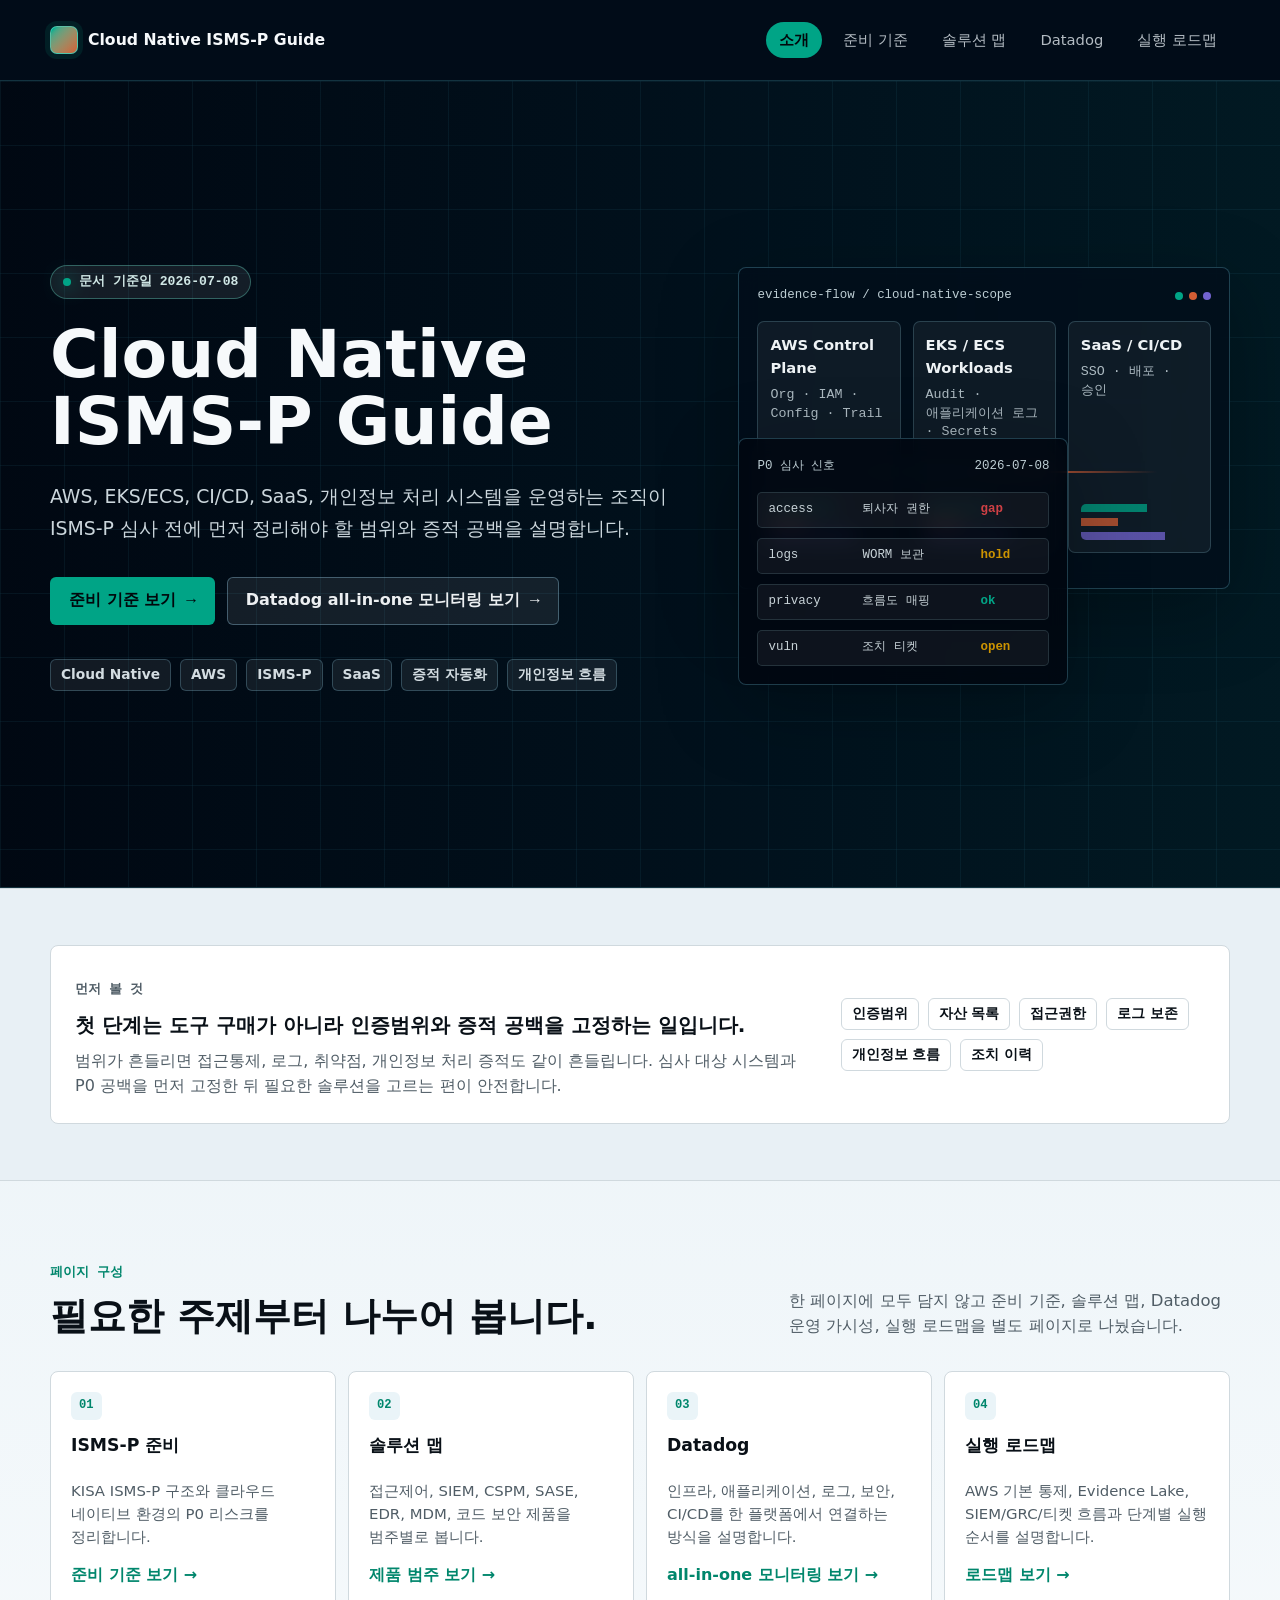
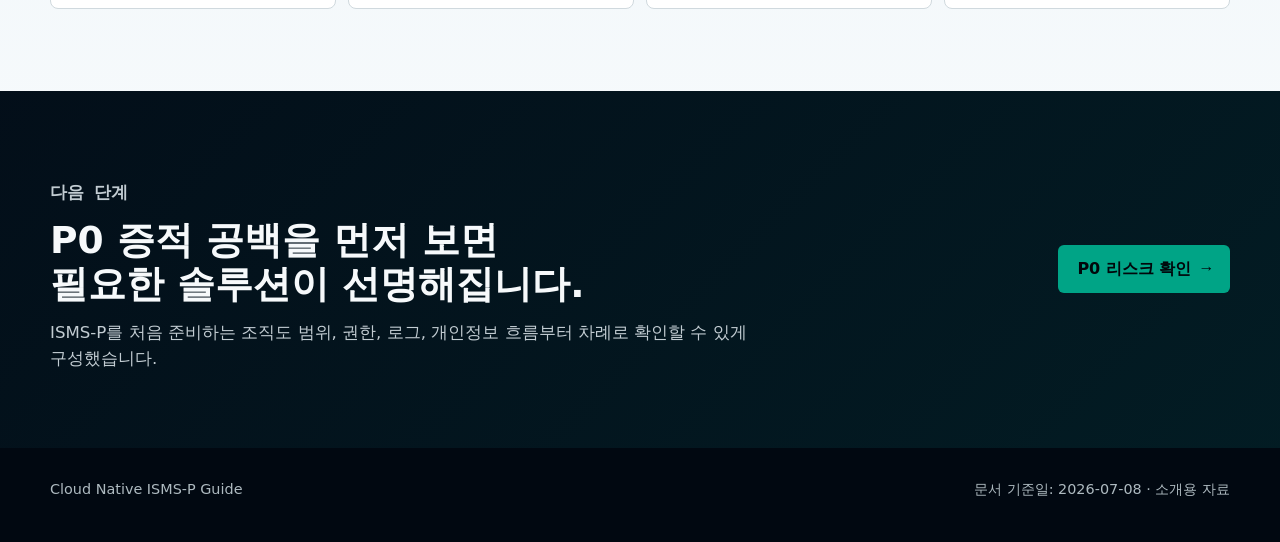
<file: index.html>
<!doctype html>
<html lang="ko">
<head>
  <meta charset="utf-8">
  <meta name="viewport" content="width=device-width, initial-scale=1">
  <title>Cloud Native ISMS-P Guide</title>
  <meta name="description" content="클라우드 네이티브 환경에서 ISMS-P 준비 범위, P0 증적 공백, 솔루션 맵, Datadog 운영 가시성을 설명하는 소개 페이지">
  <link rel="stylesheet" href="styles.css">
</head>
<body>
  <header class="site-header">
    <div class="container topbar" aria-label="상단 내비게이션">
      <a class="brand" href="index.html" aria-label="Cloud Native ISMS-P Guide 홈">
        <span class="brand-mark" aria-hidden="true"></span>
        <span>Cloud Native ISMS-P Guide</span>
      </a>
      <nav class="nav" aria-label="주요 페이지">
        <a href="index.html" aria-current="page">소개</a>
        <a href="readiness.html">준비 기준</a>
        <a href="solutions.html">솔루션 맵</a>
        <a href="datadog.html">Datadog</a>
        <a href="roadmap.html">실행 로드맵</a>
      </nav>
    </div>
  </header>

  <main class="page">
    <section class="hero" aria-labelledby="home-title">
      <div class="container hero-stage">
        <div class="hero-copy">
          <p class="kicker">문서 기준일 2026-07-08</p>
          <h1 id="home-title">Cloud Native ISMS-P Guide</h1>
          <p class="hero-lede">
            AWS, EKS/ECS, CI/CD, SaaS, 개인정보 처리 시스템을 운영하는 조직이 ISMS-P 심사 전에 먼저 정리해야 할 범위와 증적 공백을 설명합니다.
          </p>
          <div class="hero-actions" aria-label="주요 이동">
            <a class="button primary" href="readiness.html">준비 기준 보기 <span class="arrow">→</span></a>
            <a class="button secondary" href="datadog.html">Datadog all-in-one 모니터링 보기 <span class="arrow">→</span></a>
          </div>
          <div class="hero-tags" aria-label="핵심 키워드">
            <span>Cloud Native</span>
            <span>AWS</span>
            <span>ISMS-P</span>
            <span>SaaS</span>
            <span>증적 자동화</span>
            <span>개인정보 흐름</span>
          </div>
        </div>

        <div class="console-scene" aria-hidden="true">
          <div class="console-window primary">
            <div class="window-head">
              <span>evidence-flow / cloud-native-scope</span>
              <span class="window-dots"><span></span><span></span><span></span></span>
            </div>
            <div class="flow-board">
              <div class="flow-card">
                <strong>AWS Control Plane</strong>
                <small>Org · IAM · Config · Trail</small>
              </div>
              <div class="flow-card">
                <strong>EKS / ECS Workloads</strong>
                <small>Audit · 애플리케이션 로그 · Secrets</small>
              </div>
              <div class="flow-card">
                <strong>SaaS / CI/CD</strong>
                <small>SSO · 배포 · 승인</small>
              </div>
              <span class="pulse-line"></span>
            </div>
          </div>
          <div class="console-window side">
            <div class="window-head">
              <span>P0 심사 신호</span>
              <span>2026-07-08</span>
            </div>
            <div class="audit-list">
              <div class="audit-row"><span>access</span><span>퇴사자 권한</span><b class="status risk">gap</b></div>
              <div class="audit-row"><span>logs</span><span>WORM 보관</span><b class="status warn">hold</b></div>
              <div class="audit-row"><span>privacy</span><span>흐름도 매핑</span><b class="status">ok</b></div>
              <div class="audit-row"><span>vuln</span><span>조치 티켓</span><b class="status warn">open</b></div>
            </div>
          </div>
        </div>
      </div>
    </section>

    <section class="note-band section-compact" aria-labelledby="start-title">
      <div class="container">
        <div class="note-panel">
          <div>
            <p class="eyebrow">먼저 볼 것</p>
            <strong id="start-title">첫 단계는 도구 구매가 아니라 인증범위와 증적 공백을 고정하는 일입니다.</strong>
            <p>범위가 흔들리면 접근통제, 로그, 취약점, 개인정보 처리 증적도 같이 흔들립니다. 심사 대상 시스템과 P0 공백을 먼저 고정한 뒤 필요한 솔루션을 고르는 편이 안전합니다.</p>
          </div>
          <div class="chip-grid" aria-label="첫 점검 항목">
            <span class="chip">인증범위</span>
            <span class="chip">자산 목록</span>
            <span class="chip">접근권한</span>
            <span class="chip">로그 보존</span>
            <span class="chip">개인정보 흐름</span>
            <span class="chip">조치 이력</span>
          </div>
        </div>
      </div>
    </section>

    <section aria-labelledby="gateway-title">
      <div class="container">
        <div class="section-head">
          <div>
            <p class="eyebrow">페이지 구성</p>
            <h2 id="gateway-title">필요한 주제부터 나누어 봅니다.</h2>
          </div>
          <p class="section-copy">
            한 페이지에 모두 담지 않고 준비 기준, 솔루션 맵, Datadog 운영 가시성, 실행 로드맵을 별도 페이지로 나눴습니다.
          </p>
        </div>

        <div class="gateway-grid">
          <a class="gateway-card" href="readiness.html">
            <b>01</b>
            <h3>ISMS-P 준비</h3>
            <p>KISA ISMS-P 구조와 클라우드 네이티브 환경의 P0 리스크를 정리합니다.</p>
            <span class="link">준비 기준 보기 →</span>
          </a>
          <a class="gateway-card" href="solutions.html">
            <b>02</b>
            <h3>솔루션 맵</h3>
            <p>접근제어, SIEM, CSPM, SASE, EDR, MDM, 코드 보안 제품을 범주별로 봅니다.</p>
            <span class="link">제품 범주 보기 →</span>
          </a>
          <a class="gateway-card" href="datadog.html">
            <b>03</b>
            <h3>Datadog</h3>
            <p>인프라, 애플리케이션, 로그, 보안, CI/CD를 한 플랫폼에서 연결하는 방식을 설명합니다.</p>
            <span class="link">all-in-one 모니터링 보기 →</span>
          </a>
          <a class="gateway-card" href="roadmap.html">
            <b>04</b>
            <h3>실행 로드맵</h3>
            <p>AWS 기본 통제, Evidence Lake, SIEM/GRC/티켓 흐름과 단계별 실행 순서를 설명합니다.</p>
            <span class="link">로드맵 보기 →</span>
          </a>
        </div>
      </div>
    </section>

    <section class="final-cta" aria-labelledby="home-final-title">
      <div class="container cta-panel">
        <div>
          <p class="eyebrow">다음 단계</p>
          <h2 id="home-final-title">P0 증적 공백을 먼저 보면 필요한 솔루션이 선명해집니다.</h2>
          <p>ISMS-P를 처음 준비하는 조직도 범위, 권한, 로그, 개인정보 흐름부터 차례로 확인할 수 있게 구성했습니다.</p>
        </div>
        <a class="button primary" href="readiness.html">P0 리스크 확인 <span class="arrow">→</span></a>
      </div>
    </section>
  </main>

  <footer class="footer">
    <div class="container footer-inner">
      <span>Cloud Native ISMS-P Guide</span>
      <span>문서 기준일: 2026-07-08 · 소개용 자료</span>
    </div>
  </footer>
</body>
</html>
</file>
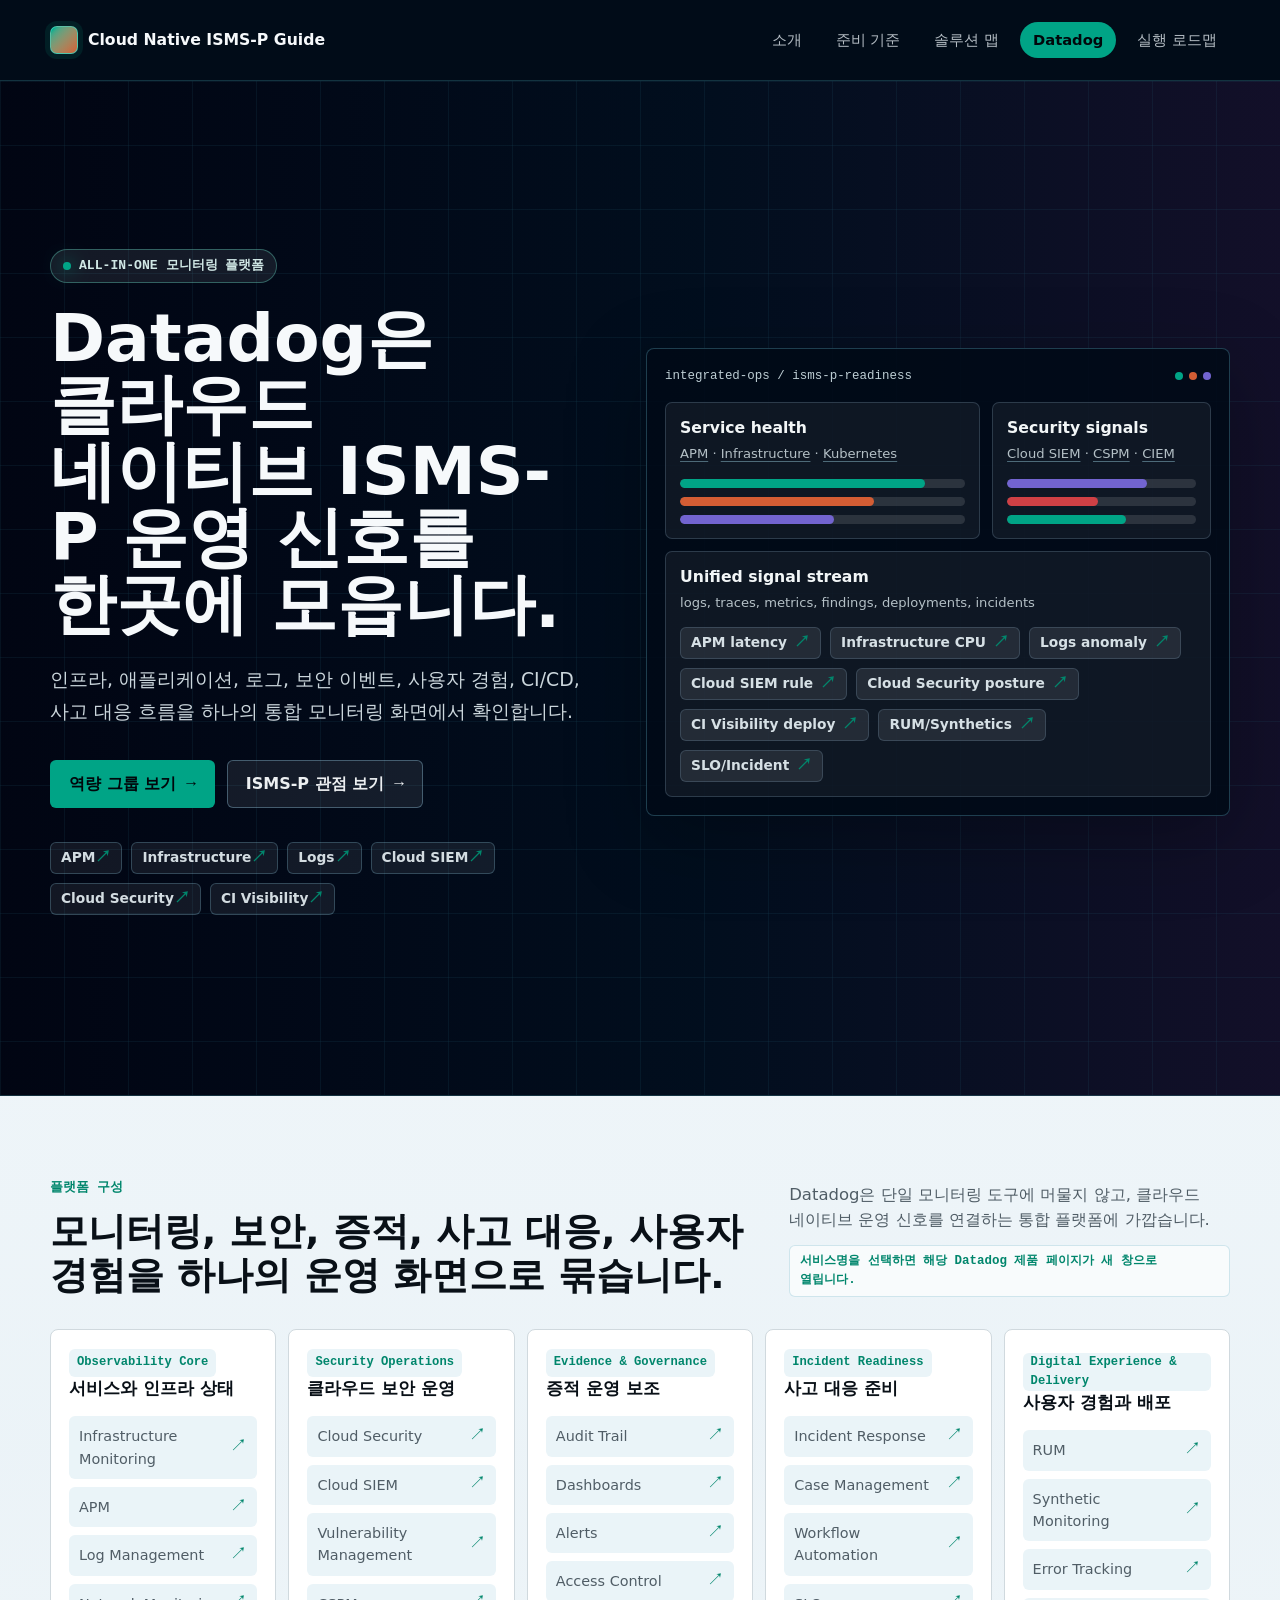
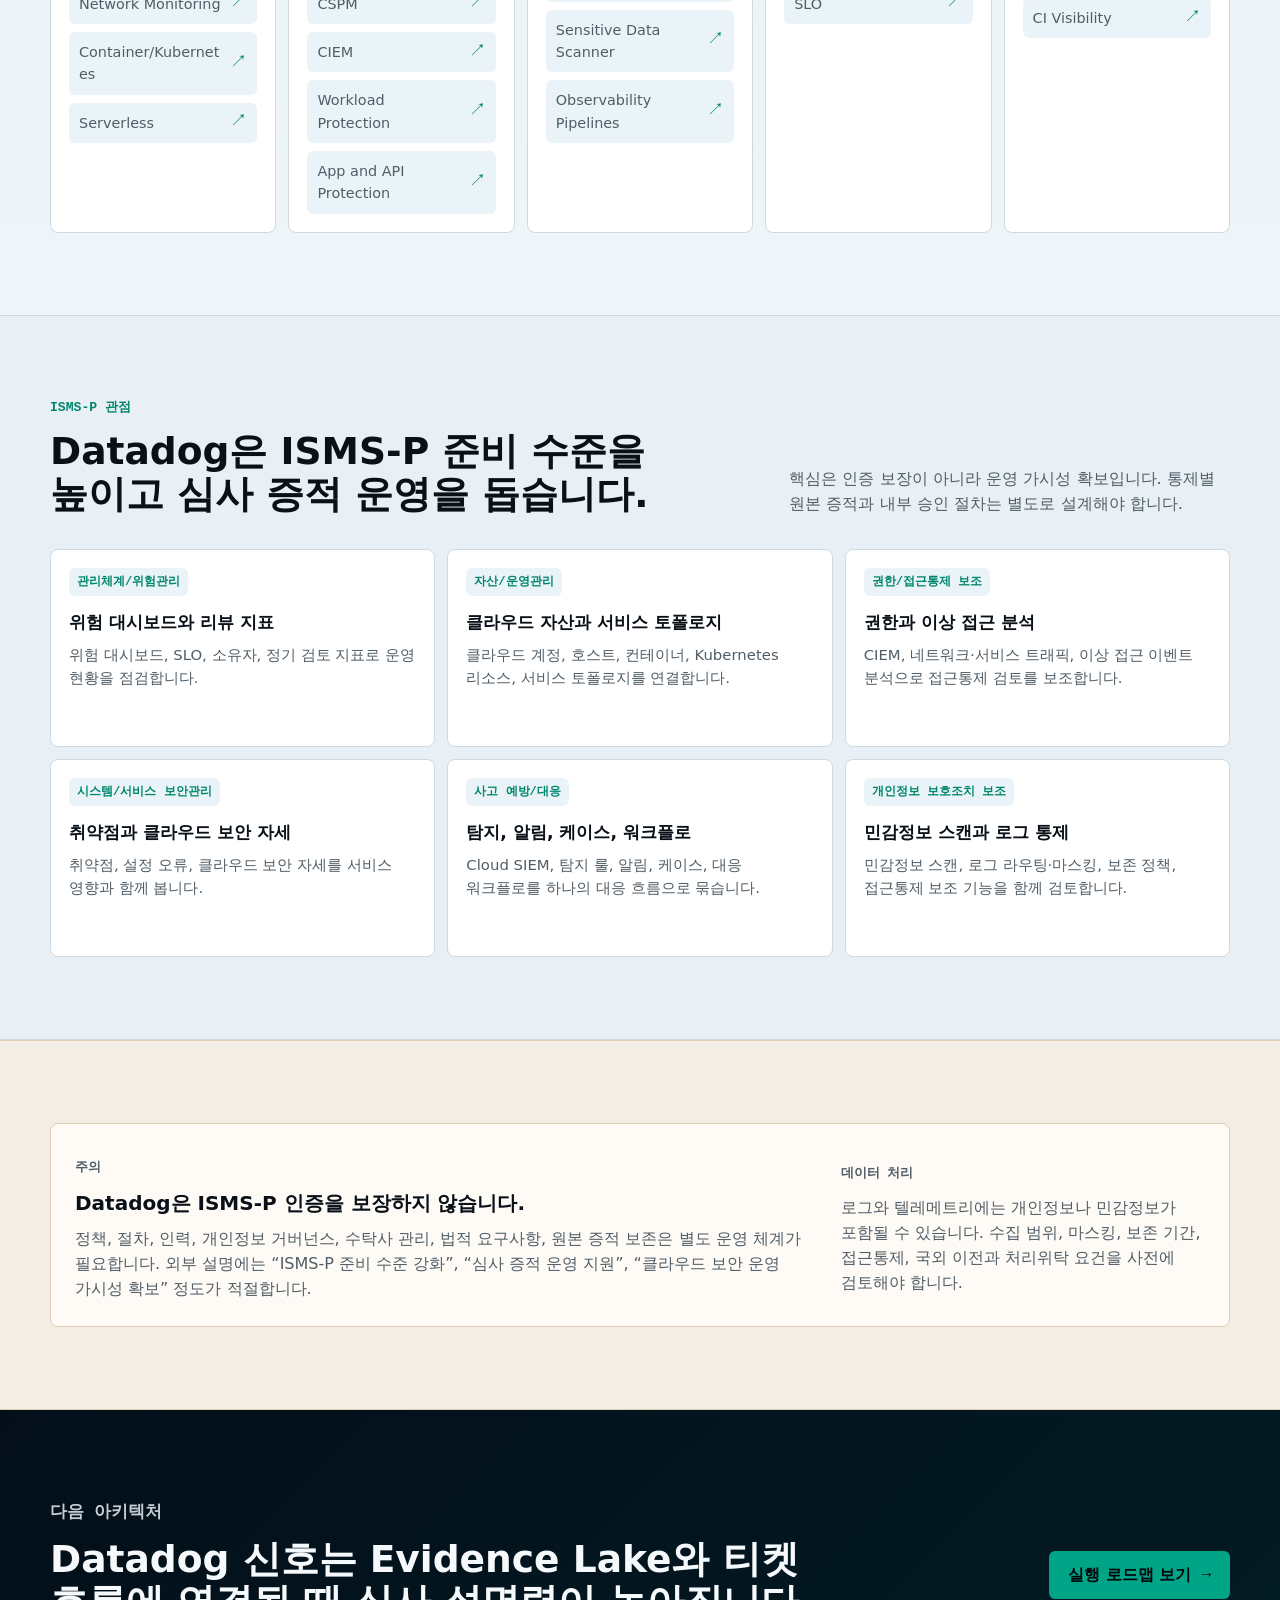
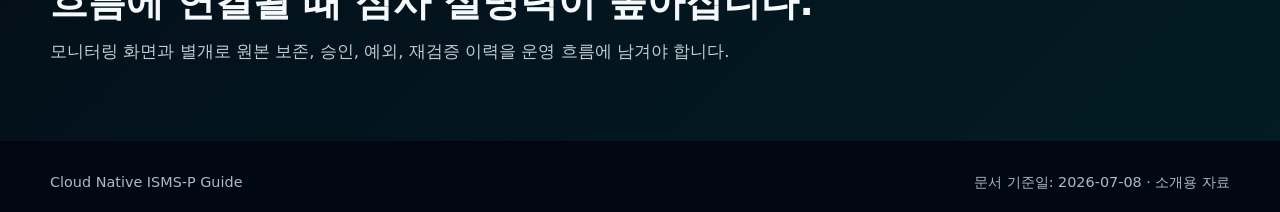
<file: datadog.html>
<!doctype html>
<html lang="ko">
<head>
  <meta charset="utf-8">
  <meta name="viewport" content="width=device-width, initial-scale=1">
  <title>Datadog | Cloud Native ISMS-P Guide</title>
  <meta name="description" content="Datadog을 클라우드 네이티브 ISMS-P 운영을 위한 all-in-one 모니터링 플랫폼으로 설명합니다.">
  <link rel="stylesheet" href="styles.css">
</head>
<body>
  <header class="site-header">
    <div class="container topbar" aria-label="상단 내비게이션">
      <a class="brand" href="index.html" aria-label="Cloud Native ISMS-P Guide 홈">
        <span class="brand-mark" aria-hidden="true"></span>
        <span>Cloud Native ISMS-P Guide</span>
      </a>
      <nav class="nav" aria-label="주요 페이지">
        <a href="index.html">소개</a>
        <a href="readiness.html">준비 기준</a>
        <a href="solutions.html">솔루션 맵</a>
        <a href="datadog.html" aria-current="page">Datadog</a>
        <a href="roadmap.html">실행 로드맵</a>
      </nav>
    </div>
  </header>

  <main class="page">
    <section class="hero datadog-hero" aria-labelledby="datadog-title">
      <div class="container hero-stage">
        <div class="hero-copy">
          <p class="kicker">all-in-one 모니터링 플랫폼</p>
          <h1 id="datadog-title">Datadog은 클라우드 네이티브 ISMS-P 운영 신호를 한곳에 모읍니다.</h1>
          <p class="hero-lede">
            인프라, 애플리케이션, 로그, 보안 이벤트, 사용자 경험, CI/CD, 사고 대응 흐름을 하나의 통합 모니터링 화면에서 확인합니다.
          </p>
          <div class="hero-actions">
            <a class="button primary" href="#capabilities">역량 그룹 보기 <span class="arrow">→</span></a>
            <a class="button secondary" href="#isms-framing">ISMS-P 관점 보기 <span class="arrow">→</span></a>
          </div>
          <div class="hero-tags" aria-label="Datadog 핵심 범위">
            <a href="https://www.datadoghq.com/product/apm/" target="_blank" rel="noopener noreferrer">APM</a>
            <a href="https://www.datadoghq.com/product/infrastructure-monitoring/" target="_blank" rel="noopener noreferrer">Infrastructure</a>
            <a href="https://www.datadoghq.com/product/log-management/" target="_blank" rel="noopener noreferrer">Logs</a>
            <a href="https://www.datadoghq.com/product/cloud-siem/" target="_blank" rel="noopener noreferrer">Cloud SIEM</a>
            <a href="https://www.datadoghq.com/product/cloud-security/" target="_blank" rel="noopener noreferrer">Cloud Security</a>
            <a href="https://www.datadoghq.com/product/ci-cd-monitoring/" target="_blank" rel="noopener noreferrer">CI Visibility</a>
          </div>
        </div>

        <div class="dashboard-shell" aria-label="Datadog 통합 모니터링 콘솔 예시">
          <div class="window-head">
            <span>integrated-ops / isms-p-readiness</span>
            <span class="window-dots"><span></span><span></span><span></span></span>
          </div>
          <div class="dashboard-grid">
            <article class="dash-panel">
              <h3>Service health</h3>
              <p><a class="inline-service-link" href="https://www.datadoghq.com/product/apm/" target="_blank" rel="noopener noreferrer">APM</a> · <a class="inline-service-link" href="https://www.datadoghq.com/product/infrastructure-monitoring/" target="_blank" rel="noopener noreferrer">Infrastructure</a> · <a class="inline-service-link" href="https://www.datadoghq.com/product/kubernetes-monitoring/" target="_blank" rel="noopener noreferrer">Kubernetes</a></p>
              <div class="metric-bars">
                <span style="--w: 86%; --c: var(--accent);"></span>
                <span style="--w: 68%; --c: var(--signal);"></span>
                <span style="--w: 54%; --c: var(--purple);"></span>
              </div>
            </article>
            <article class="dash-panel">
              <h3>Security signals</h3>
              <p><a class="inline-service-link" href="https://www.datadoghq.com/product/cloud-siem/" target="_blank" rel="noopener noreferrer">Cloud SIEM</a> · <a class="inline-service-link" href="https://www.datadoghq.com/product/cloud-security/" target="_blank" rel="noopener noreferrer">CSPM</a> · <a class="inline-service-link" href="https://www.datadoghq.com/product/cloud-security/" target="_blank" rel="noopener noreferrer">CIEM</a></p>
              <div class="metric-bars">
                <span style="--w: 74%; --c: var(--purple);"></span>
                <span style="--w: 48%; --c: var(--danger);"></span>
                <span style="--w: 63%; --c: var(--accent);"></span>
              </div>
            </article>
            <article class="dash-panel wide">
              <h3>Unified signal stream</h3>
              <small>logs, traces, metrics, findings, deployments, incidents</small>
              <div class="signal-strip">
                <a class="signal-pill" href="https://www.datadoghq.com/product/apm/" target="_blank" rel="noopener noreferrer">APM latency</a>
                <a class="signal-pill" href="https://www.datadoghq.com/product/infrastructure-monitoring/" target="_blank" rel="noopener noreferrer">Infrastructure CPU</a>
                <a class="signal-pill" href="https://www.datadoghq.com/product/log-management/" target="_blank" rel="noopener noreferrer">Logs anomaly</a>
                <a class="signal-pill" href="https://www.datadoghq.com/product/cloud-siem/" target="_blank" rel="noopener noreferrer">Cloud SIEM rule</a>
                <a class="signal-pill" href="https://www.datadoghq.com/product/cloud-security/" target="_blank" rel="noopener noreferrer">Cloud Security posture</a>
                <a class="signal-pill" href="https://www.datadoghq.com/product/ci-cd-monitoring/" target="_blank" rel="noopener noreferrer">CI Visibility deploy</a>
                <a class="signal-pill" href="https://www.datadoghq.com/product/real-user-monitoring/" target="_blank" rel="noopener noreferrer">RUM/Synthetics</a>
                <a class="signal-pill" href="https://www.datadoghq.com/product/service-level-objectives/" target="_blank" rel="noopener noreferrer">SLO/Incident</a>
              </div>
            </article>
          </div>
        </div>
      </div>
    </section>

    <section id="capabilities" aria-labelledby="capability-title">
      <div class="container">
        <div class="section-head">
          <div>
            <p class="eyebrow">플랫폼 구성</p>
            <h2 id="capability-title">모니터링, 보안, 증적, 사고 대응, 사용자 경험을 하나의 운영 화면으로 묶습니다.</h2>
          </div>
          <div class="section-intro">
            <p class="section-copy">
              Datadog은 단일 모니터링 도구에 머물지 않고, 클라우드 네이티브 운영 신호를 연결하는 통합 플랫폼에 가깝습니다.
            </p>
            <p class="link-hint">서비스명을 선택하면 해당 Datadog 제품 페이지가 새 창으로 열립니다.</p>
          </div>
        </div>

        <div class="capability-grid">
          <article class="capability-card">
            <span class="card-label">Observability Core</span>
            <h3>서비스와 인프라 상태</h3>
            <ul>
              <li><a class="service-link" href="https://www.datadoghq.com/product/infrastructure-monitoring/" target="_blank" rel="noopener noreferrer">Infrastructure Monitoring</a></li>
              <li><a class="service-link" href="https://www.datadoghq.com/product/apm/" target="_blank" rel="noopener noreferrer">APM</a></li>
              <li><a class="service-link" href="https://www.datadoghq.com/product/log-management/" target="_blank" rel="noopener noreferrer">Log Management</a></li>
              <li><a class="service-link" href="https://www.datadoghq.com/product/network-monitoring/" target="_blank" rel="noopener noreferrer">Network Monitoring</a></li>
              <li><a class="service-link" href="https://www.datadoghq.com/product/container-monitoring/" target="_blank" rel="noopener noreferrer">Container/Kubernetes</a></li>
              <li><a class="service-link" href="https://www.datadoghq.com/product/serverless-monitoring/" target="_blank" rel="noopener noreferrer">Serverless</a></li>
            </ul>
          </article>
          <article class="capability-card">
            <span class="card-label">Security Operations</span>
            <h3>클라우드 보안 운영</h3>
            <ul>
              <li><a class="service-link" href="https://www.datadoghq.com/product/cloud-security/" target="_blank" rel="noopener noreferrer">Cloud Security</a></li>
              <li><a class="service-link" href="https://www.datadoghq.com/product/cloud-siem/" target="_blank" rel="noopener noreferrer">Cloud SIEM</a></li>
              <li><a class="service-link" href="https://www.datadoghq.com/product/cloud-security/" target="_blank" rel="noopener noreferrer">Vulnerability Management</a></li>
              <li><a class="service-link" href="https://www.datadoghq.com/product/cloud-security/" target="_blank" rel="noopener noreferrer">CSPM</a></li>
              <li><a class="service-link" href="https://www.datadoghq.com/product/cloud-security/" target="_blank" rel="noopener noreferrer">CIEM</a></li>
              <li><a class="service-link" href="https://www.datadoghq.com/product/cloud-security/" target="_blank" rel="noopener noreferrer">Workload Protection</a></li>
              <li><a class="service-link" href="https://www.datadoghq.com/product/cloud-security/" target="_blank" rel="noopener noreferrer">App and API Protection</a></li>
            </ul>
          </article>
          <article class="capability-card">
            <span class="card-label">Evidence & Governance</span>
            <h3>증적 운영 보조</h3>
            <ul>
              <li><a class="service-link" href="https://docs.datadoghq.com/account_management/audit_trail/" target="_blank" rel="noopener noreferrer">Audit Trail</a></li>
              <li><a class="service-link" href="https://www.datadoghq.com/product/dashboards/" target="_blank" rel="noopener noreferrer">Dashboards</a></li>
              <li><a class="service-link" href="https://docs.datadoghq.com/monitors/" target="_blank" rel="noopener noreferrer">Alerts</a></li>
              <li><a class="service-link" href="https://docs.datadoghq.com/account_management/rbac/" target="_blank" rel="noopener noreferrer">Access Control</a></li>
              <li><a class="service-link" href="https://www.datadoghq.com/product/sensitive-data-scanner/" target="_blank" rel="noopener noreferrer">Sensitive Data Scanner</a></li>
              <li><a class="service-link" href="https://www.datadoghq.com/product/observability-pipelines/" target="_blank" rel="noopener noreferrer">Observability Pipelines</a></li>
            </ul>
          </article>
          <article class="capability-card">
            <span class="card-label">Incident Readiness</span>
            <h3>사고 대응 준비</h3>
            <ul>
              <li><a class="service-link" href="https://www.datadoghq.com/product/incident-management/" target="_blank" rel="noopener noreferrer">Incident Response</a></li>
              <li><a class="service-link" href="https://www.datadoghq.com/product/case-management/" target="_blank" rel="noopener noreferrer">Case Management</a></li>
              <li><a class="service-link" href="https://www.datadoghq.com/product/workflow-automation/" target="_blank" rel="noopener noreferrer">Workflow Automation</a></li>
              <li><a class="service-link" href="https://www.datadoghq.com/product/service-level-objectives/" target="_blank" rel="noopener noreferrer">SLO</a></li>
            </ul>
          </article>
          <article class="capability-card">
            <span class="card-label">Digital Experience & Delivery</span>
            <h3>사용자 경험과 배포</h3>
            <ul>
              <li><a class="service-link" href="https://www.datadoghq.com/product/real-user-monitoring/" target="_blank" rel="noopener noreferrer">RUM</a></li>
              <li><a class="service-link" href="https://www.datadoghq.com/product/synthetic-monitoring/" target="_blank" rel="noopener noreferrer">Synthetic Monitoring</a></li>
              <li><a class="service-link" href="https://www.datadoghq.com/product/error-tracking/" target="_blank" rel="noopener noreferrer">Error Tracking</a></li>
              <li><a class="service-link" href="https://www.datadoghq.com/product/ci-cd-monitoring/" target="_blank" rel="noopener noreferrer">CI Visibility</a></li>
            </ul>
          </article>
        </div>
      </div>
    </section>

    <section id="isms-framing" class="note-band" aria-labelledby="isms-title">
      <div class="container">
        <div class="section-head">
          <div>
            <p class="eyebrow">ISMS-P 관점</p>
            <h2 id="isms-title">Datadog은 ISMS-P 준비 수준을 높이고 심사 증적 운영을 돕습니다.</h2>
          </div>
          <p class="section-copy">
            핵심은 인증 보장이 아니라 운영 가시성 확보입니다. 통제별 원본 증적과 내부 승인 절차는 별도로 설계해야 합니다.
          </p>
        </div>

        <div class="isms-grid">
          <article class="isms-card">
            <span class="card-label">관리체계/위험관리</span>
            <h3>위험 대시보드와 리뷰 지표</h3>
            <p>위험 대시보드, SLO, 소유자, 정기 검토 지표로 운영 현황을 점검합니다.</p>
          </article>
          <article class="isms-card">
            <span class="card-label">자산/운영관리</span>
            <h3>클라우드 자산과 서비스 토폴로지</h3>
            <p>클라우드 계정, 호스트, 컨테이너, Kubernetes 리소스, 서비스 토폴로지를 연결합니다.</p>
          </article>
          <article class="isms-card">
            <span class="card-label">권한/접근통제 보조</span>
            <h3>권한과 이상 접근 분석</h3>
            <p>CIEM, 네트워크·서비스 트래픽, 이상 접근 이벤트 분석으로 접근통제 검토를 보조합니다.</p>
          </article>
          <article class="isms-card">
            <span class="card-label">시스템/서비스 보안관리</span>
            <h3>취약점과 클라우드 보안 자세</h3>
            <p>취약점, 설정 오류, 클라우드 보안 자세를 서비스 영향과 함께 봅니다.</p>
          </article>
          <article class="isms-card">
            <span class="card-label">사고 예방/대응</span>
            <h3>탐지, 알림, 케이스, 워크플로</h3>
            <p>Cloud SIEM, 탐지 룰, 알림, 케이스, 대응 워크플로를 하나의 대응 흐름으로 묶습니다.</p>
          </article>
          <article class="isms-card">
            <span class="card-label">개인정보 보호조치 보조</span>
            <h3>민감정보 스캔과 로그 통제</h3>
            <p>민감정보 스캔, 로그 라우팅·마스킹, 보존 정책, 접근통제 보조 기능을 함께 검토합니다.</p>
          </article>
        </div>
      </div>
    </section>

    <section class="caveat" aria-labelledby="caveat-title">
      <div class="container">
        <div class="note-panel">
          <div>
            <p class="eyebrow">주의</p>
            <strong id="caveat-title">Datadog은 ISMS-P 인증을 보장하지 않습니다.</strong>
            <p>정책, 절차, 인력, 개인정보 거버넌스, 수탁사 관리, 법적 요구사항, 원본 증적 보존은 별도 운영 체계가 필요합니다. 외부 설명에는 “ISMS-P 준비 수준 강화”, “심사 증적 운영 지원”, “클라우드 보안 운영 가시성 확보” 정도가 적절합니다.</p>
          </div>
          <div>
            <p class="eyebrow">데이터 처리</p>
            <p>로그와 텔레메트리에는 개인정보나 민감정보가 포함될 수 있습니다. 수집 범위, 마스킹, 보존 기간, 접근통제, 국외 이전과 처리위탁 요건을 사전에 검토해야 합니다.</p>
          </div>
        </div>
      </div>
    </section>

    <section class="final-cta" aria-labelledby="datadog-final-title">
      <div class="container cta-panel">
        <div>
          <p class="eyebrow">다음 아키텍처</p>
          <h2 id="datadog-final-title">Datadog 신호는 Evidence Lake와 티켓 흐름에 연결될 때 심사 설명력이 높아집니다.</h2>
          <p>모니터링 화면과 별개로 원본 보존, 승인, 예외, 재검증 이력을 운영 흐름에 남겨야 합니다.</p>
        </div>
        <a class="button primary" href="roadmap.html">실행 로드맵 보기 <span class="arrow">→</span></a>
      </div>
    </section>
  </main>

  <footer class="footer">
    <div class="container footer-inner">
      <span>Cloud Native ISMS-P Guide</span>
      <span>문서 기준일: 2026-07-08 · 소개용 자료</span>
    </div>
  </footer>
</body>
</html>
</file>
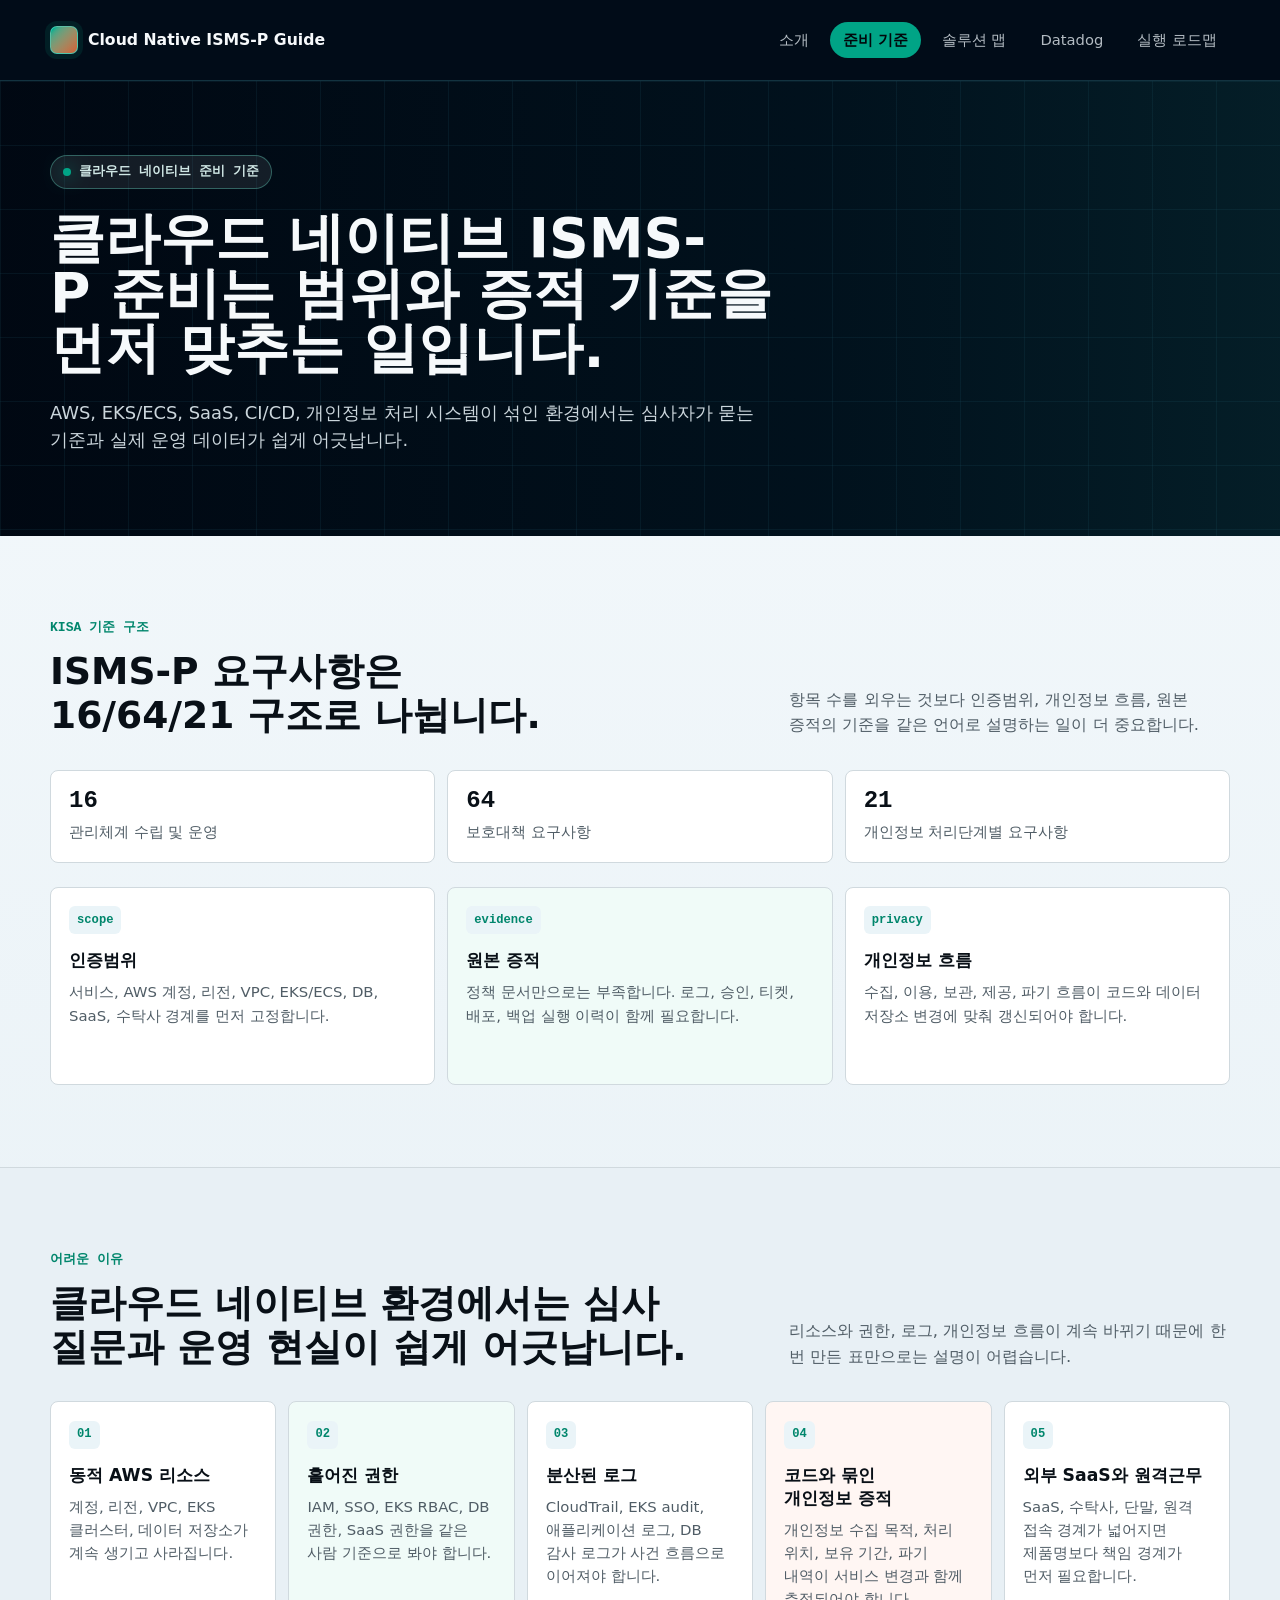
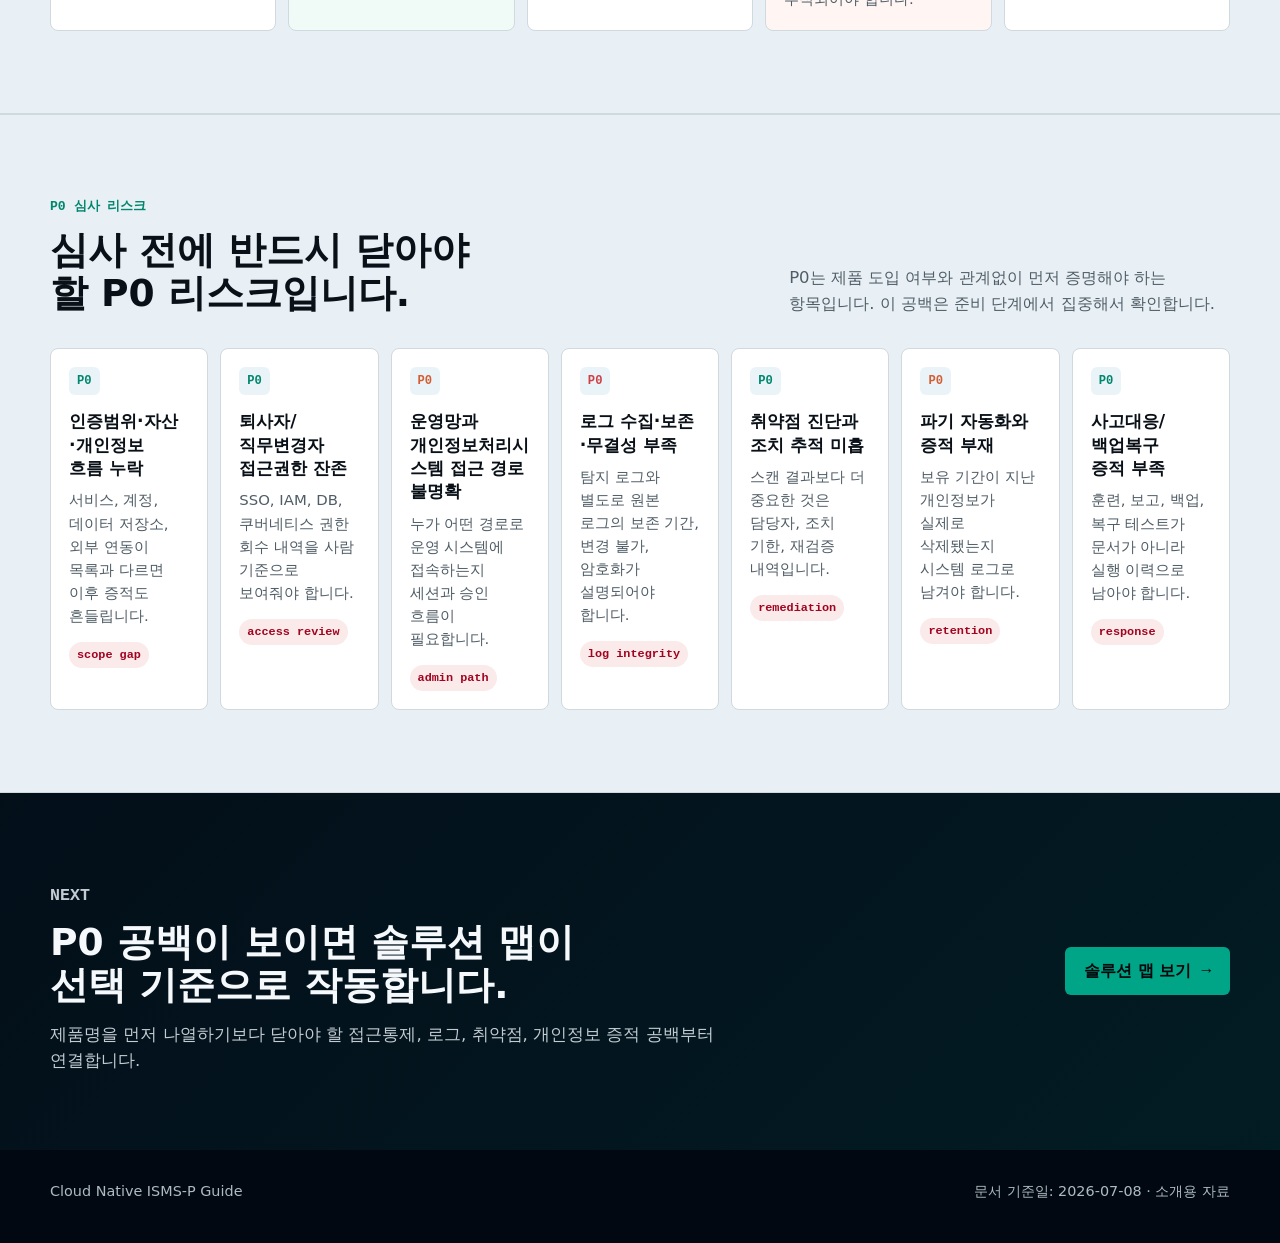
<file: readiness.html>
<!doctype html>
<html lang="ko">
<head>
  <meta charset="utf-8">
  <meta name="viewport" content="width=device-width, initial-scale=1">
  <title>ISMS-P 준비 | Cloud Native ISMS-P Guide</title>
  <meta name="description" content="클라우드 네이티브 환경에서 ISMS-P 기준 구조와 심사 전 P0 리스크를 설명합니다.">
  <link rel="stylesheet" href="styles.css">
</head>
<body>
  <header class="site-header">
    <div class="container topbar" aria-label="상단 내비게이션">
      <a class="brand" href="index.html" aria-label="Cloud Native ISMS-P Guide 홈">
        <span class="brand-mark" aria-hidden="true"></span>
        <span>Cloud Native ISMS-P Guide</span>
      </a>
      <nav class="nav" aria-label="주요 페이지">
        <a href="index.html">소개</a>
        <a href="readiness.html" aria-current="page">준비 기준</a>
        <a href="solutions.html">솔루션 맵</a>
        <a href="datadog.html">Datadog</a>
        <a href="roadmap.html">실행 로드맵</a>
      </nav>
    </div>
  </header>

  <main class="page">
    <section class="page-hero" aria-labelledby="readiness-title">
      <div class="container">
        <p class="kicker">클라우드 네이티브 준비 기준</p>
        <h1 id="readiness-title">클라우드 네이티브 ISMS-P 준비는 범위와 증적 기준을 먼저 맞추는 일입니다.</h1>
        <p>AWS, EKS/ECS, SaaS, CI/CD, 개인정보 처리 시스템이 섞인 환경에서는 심사자가 묻는 기준과 실제 운영 데이터가 쉽게 어긋납니다.</p>
      </div>
    </section>

    <section aria-labelledby="structure-title">
      <div class="container">
        <div class="section-head">
          <div>
            <p class="eyebrow">KISA 기준 구조</p>
            <h2 id="structure-title">ISMS-P 요구사항은 16/64/21 구조로 나뉩니다.</h2>
          </div>
          <p class="section-copy">
            항목 수를 외우는 것보다 인증범위, 개인정보 흐름, 원본 증적의 기준을 같은 언어로 설명하는 일이 더 중요합니다.
          </p>
        </div>

        <div class="criteria-strip" aria-label="ISMS-P 기준 구성">
          <div class="criteria"><strong>16</strong><span>관리체계 수립 및 운영</span></div>
          <div class="criteria"><strong>64</strong><span>보호대책 요구사항</span></div>
          <div class="criteria"><strong>21</strong><span>개인정보 처리단계별 요구사항</span></div>
        </div>

        <div class="principle-grid">
          <article class="principle-card">
            <span class="card-label">scope</span>
            <h3>인증범위</h3>
            <p>서비스, AWS 계정, 리전, VPC, EKS/ECS, DB, SaaS, 수탁사 경계를 먼저 고정합니다.</p>
          </article>
          <article class="principle-card">
            <span class="card-label">evidence</span>
            <h3>원본 증적</h3>
            <p>정책 문서만으로는 부족합니다. 로그, 승인, 티켓, 배포, 백업 실행 이력이 함께 필요합니다.</p>
          </article>
          <article class="principle-card">
            <span class="card-label">privacy</span>
            <h3>개인정보 흐름</h3>
            <p>수집, 이용, 보관, 제공, 파기 흐름이 코드와 데이터 저장소 변경에 맞춰 갱신되어야 합니다.</p>
          </article>
        </div>
      </div>
    </section>

    <section class="note-band" aria-labelledby="hard-title">
      <div class="container">
        <div class="section-head">
          <div>
            <p class="eyebrow">어려운 이유</p>
            <h2 id="hard-title">클라우드 네이티브 환경에서는 심사 질문과 운영 현실이 쉽게 어긋납니다.</h2>
          </div>
          <p class="section-copy">
            리소스와 권한, 로그, 개인정보 흐름이 계속 바뀌기 때문에 한 번 만든 표만으로는 설명이 어렵습니다.
          </p>
        </div>

        <div class="problem-grid">
          <article class="problem">
            <div class="problem-icon">01</div>
            <h3>동적 AWS 리소스</h3>
            <p>계정, 리전, VPC, EKS 클러스터, 데이터 저장소가 계속 생기고 사라집니다.</p>
          </article>
          <article class="problem">
            <div class="problem-icon">02</div>
            <h3>흩어진 권한</h3>
            <p>IAM, SSO, EKS RBAC, DB 권한, SaaS 권한을 같은 사람 기준으로 봐야 합니다.</p>
          </article>
          <article class="problem">
            <div class="problem-icon">03</div>
            <h3>분산된 로그</h3>
            <p>CloudTrail, EKS audit, 애플리케이션 로그, DB 감사 로그가 사건 흐름으로 이어져야 합니다.</p>
          </article>
          <article class="problem">
            <div class="problem-icon">04</div>
            <h3>코드와 묶인 개인정보 증적</h3>
            <p>개인정보 수집 목적, 처리 위치, 보유 기간, 파기 내역이 서비스 변경과 함께 추적되어야 합니다.</p>
          </article>
          <article class="problem">
            <div class="problem-icon">05</div>
            <h3>외부 SaaS와 원격근무</h3>
            <p>SaaS, 수탁사, 단말, 원격 접속 경계가 넓어지면 제품명보다 책임 경계가 먼저 필요합니다.</p>
          </article>
        </div>
      </div>
    </section>

    <section class="risk-section" aria-labelledby="risks-title">
      <div class="container">
        <div class="section-head">
          <div>
            <p class="eyebrow">P0 심사 리스크</p>
            <h2 id="risks-title">심사 전에 반드시 닫아야 할 P0 리스크입니다.</h2>
          </div>
          <p class="section-copy">
            P0는 제품 도입 여부와 관계없이 먼저 증명해야 하는 항목입니다. 이 공백은 준비 단계에서 집중해서 확인합니다.
          </p>
        </div>

        <div class="risk-grid">
          <article class="risk-card">
            <div class="risk-number">P0</div>
            <h3>인증범위·자산·개인정보 흐름 누락</h3>
            <p>서비스, 계정, 데이터 저장소, 외부 연동이 목록과 다르면 이후 증적도 흔들립니다.</p>
            <span class="p0-label">scope gap</span>
          </article>
          <article class="risk-card">
            <div class="risk-number">P0</div>
            <h3>퇴사자/직무변경자 접근권한 잔존</h3>
            <p>SSO, IAM, DB, 쿠버네티스 권한 회수 내역을 사람 기준으로 보여줘야 합니다.</p>
            <span class="p0-label">access review</span>
          </article>
          <article class="risk-card">
            <div class="risk-number">P0</div>
            <h3>운영망과 개인정보처리시스템 접근 경로 불명확</h3>
            <p>누가 어떤 경로로 운영 시스템에 접속하는지 세션과 승인 흐름이 필요합니다.</p>
            <span class="p0-label">admin path</span>
          </article>
          <article class="risk-card">
            <div class="risk-number">P0</div>
            <h3>로그 수집·보존·무결성 부족</h3>
            <p>탐지 로그와 별도로 원본 로그의 보존 기간, 변경 불가, 암호화가 설명되어야 합니다.</p>
            <span class="p0-label">log integrity</span>
          </article>
          <article class="risk-card">
            <div class="risk-number">P0</div>
            <h3>취약점 진단과 조치 추적 미흡</h3>
            <p>스캔 결과보다 더 중요한 것은 담당자, 조치 기한, 재검증 내역입니다.</p>
            <span class="p0-label">remediation</span>
          </article>
          <article class="risk-card">
            <div class="risk-number">P0</div>
            <h3>파기 자동화와 증적 부재</h3>
            <p>보유 기간이 지난 개인정보가 실제로 삭제됐는지 시스템 로그로 남겨야 합니다.</p>
            <span class="p0-label">retention</span>
          </article>
          <article class="risk-card">
            <div class="risk-number">P0</div>
            <h3>사고대응/백업복구 증적 부족</h3>
            <p>훈련, 보고, 백업, 복구 테스트가 문서가 아니라 실행 이력으로 남아야 합니다.</p>
            <span class="p0-label">response</span>
          </article>
        </div>
      </div>
    </section>

    <section class="final-cta" aria-labelledby="readiness-final-title">
      <div class="container cta-panel">
        <div>
          <p class="eyebrow">Next</p>
          <h2 id="readiness-final-title">P0 공백이 보이면 솔루션 맵이 선택 기준으로 작동합니다.</h2>
          <p>제품명을 먼저 나열하기보다 닫아야 할 접근통제, 로그, 취약점, 개인정보 증적 공백부터 연결합니다.</p>
        </div>
        <a class="button primary" href="solutions.html">솔루션 맵 보기 <span class="arrow">→</span></a>
      </div>
    </section>
  </main>

  <footer class="footer">
    <div class="container footer-inner">
      <span>Cloud Native ISMS-P Guide</span>
      <span>문서 기준일: 2026-07-08 · 소개용 자료</span>
    </div>
  </footer>
</body>
</html>
</file>
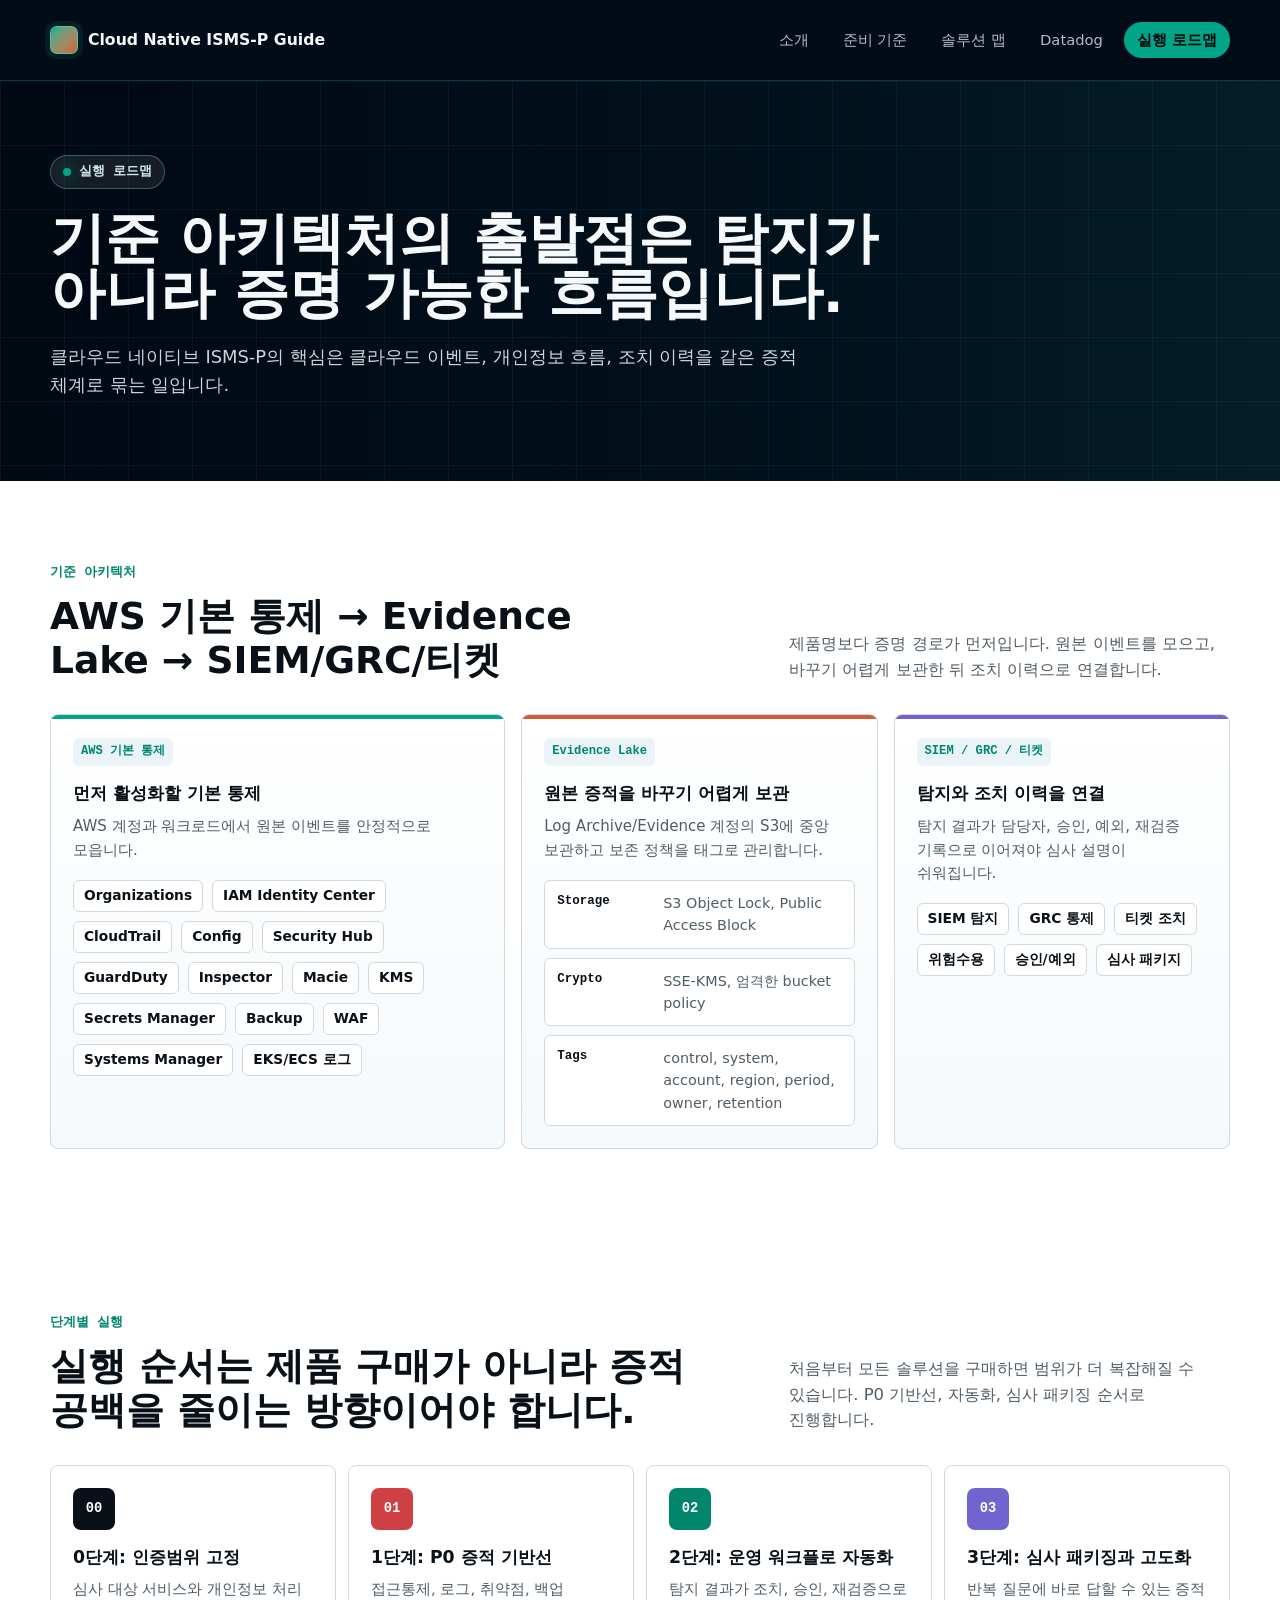
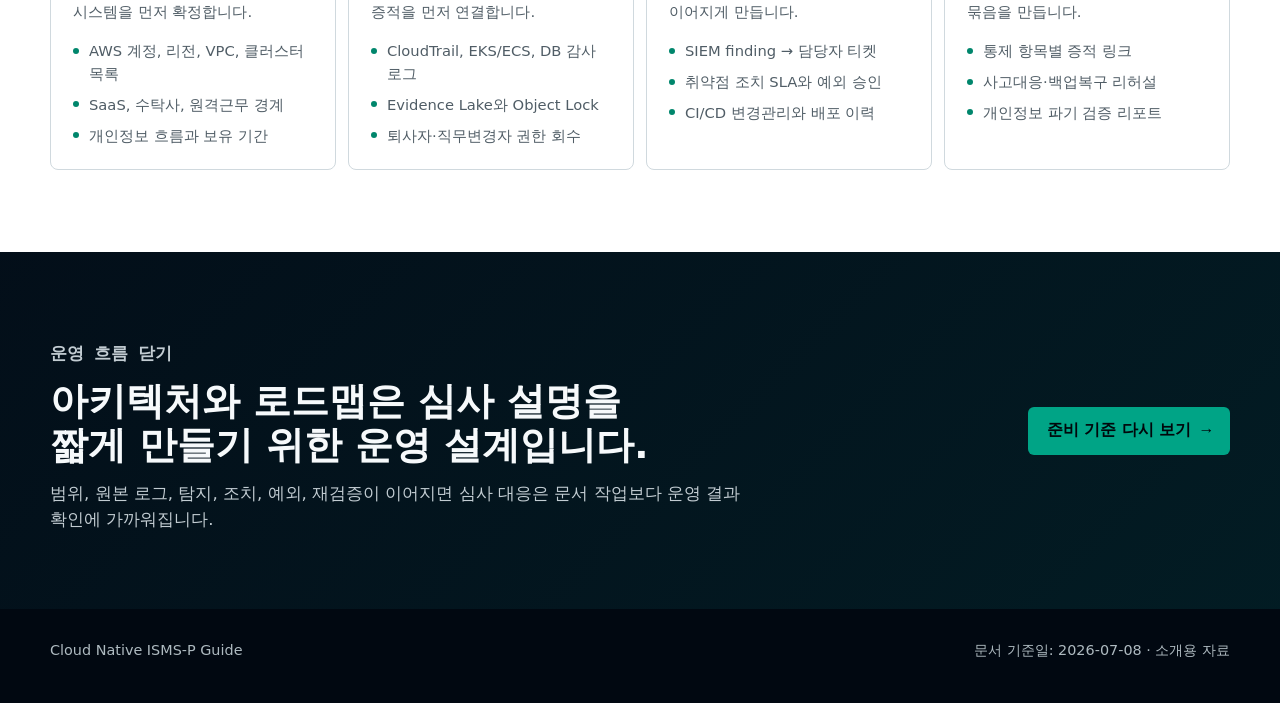
<file: roadmap.html>
<!doctype html>
<html lang="ko">
<head>
  <meta charset="utf-8">
  <meta name="viewport" content="width=device-width, initial-scale=1">
  <title>실행 로드맵 | Cloud Native ISMS-P Guide</title>
  <meta name="description" content="클라우드 네이티브 ISMS-P 기준 아키텍처와 단계별 실행 로드맵">
  <link rel="stylesheet" href="styles.css">
</head>
<body>
  <header class="site-header">
    <div class="container topbar" aria-label="상단 내비게이션">
      <a class="brand" href="index.html" aria-label="Cloud Native ISMS-P Guide 홈">
        <span class="brand-mark" aria-hidden="true"></span>
        <span>Cloud Native ISMS-P Guide</span>
      </a>
      <nav class="nav" aria-label="주요 페이지">
        <a href="index.html">소개</a>
        <a href="readiness.html">준비 기준</a>
        <a href="solutions.html">솔루션 맵</a>
        <a href="datadog.html">Datadog</a>
        <a href="roadmap.html" aria-current="page">실행 로드맵</a>
      </nav>
    </div>
  </header>

  <main class="page">
    <section class="page-hero" aria-labelledby="roadmap-title">
      <div class="container">
        <p class="kicker">실행 로드맵</p>
        <h1 id="roadmap-title">기준 아키텍처의 출발점은 탐지가 아니라 증명 가능한 흐름입니다.</h1>
        <p>클라우드 네이티브 ISMS-P의 핵심은 클라우드 이벤트, 개인정보 흐름, 조치 이력을 같은 증적 체계로 묶는 일입니다.</p>
      </div>
    </section>

    <section class="architecture" aria-labelledby="architecture-title">
      <div class="container">
        <div class="section-head">
          <div>
            <p class="eyebrow">기준 아키텍처</p>
            <h2 id="architecture-title">AWS 기본 통제 → Evidence Lake → SIEM/GRC/티켓</h2>
          </div>
          <p class="section-copy">
            제품명보다 증명 경로가 먼저입니다. 원본 이벤트를 모으고, 바꾸기 어렵게 보관한 뒤 조치 이력으로 연결합니다.
          </p>
        </div>

        <div class="architecture-flow" aria-label="기준 아키텍처 데이터 흐름">
          <article class="flow-node baseline">
            <span class="node-label">AWS 기본 통제</span>
            <h3>먼저 활성화할 기본 통제</h3>
            <p>AWS 계정과 워크로드에서 원본 이벤트를 안정적으로 모읍니다.</p>
            <div class="chip-grid">
              <span class="chip">Organizations</span>
              <span class="chip">IAM Identity Center</span>
              <span class="chip">CloudTrail</span>
              <span class="chip">Config</span>
              <span class="chip">Security Hub</span>
              <span class="chip">GuardDuty</span>
              <span class="chip">Inspector</span>
              <span class="chip">Macie</span>
              <span class="chip">KMS</span>
              <span class="chip">Secrets Manager</span>
              <span class="chip">Backup</span>
              <span class="chip">WAF</span>
              <span class="chip">Systems Manager</span>
              <span class="chip">EKS/ECS 로그</span>
            </div>
          </article>

          <article class="flow-node lake">
            <span class="node-label">Evidence Lake</span>
            <h3>원본 증적을 바꾸기 어렵게 보관</h3>
            <p>Log Archive/Evidence 계정의 S3에 중앙 보관하고 보존 정책을 태그로 관리합니다.</p>
            <div class="tag-list">
              <div class="tag-row"><b>Storage</b><span>S3 Object Lock, Public Access Block</span></div>
              <div class="tag-row"><b>Crypto</b><span>SSE-KMS, 엄격한 bucket policy</span></div>
              <div class="tag-row"><b>Tags</b><span>control, system, account, region, period, owner, retention</span></div>
            </div>
          </article>

          <article class="flow-node ops">
            <span class="node-label">SIEM / GRC / 티켓</span>
            <h3>탐지와 조치 이력을 연결</h3>
            <p>탐지 결과가 담당자, 승인, 예외, 재검증 기록으로 이어져야 심사 설명이 쉬워집니다.</p>
            <div class="chip-grid">
              <span class="chip">SIEM 탐지</span>
              <span class="chip">GRC 통제</span>
              <span class="chip">티켓 조치</span>
              <span class="chip">위험수용</span>
              <span class="chip">승인/예외</span>
              <span class="chip">심사 패키지</span>
            </div>
          </article>
        </div>
      </div>
    </section>

    <section class="roadmap" aria-labelledby="phases-title">
      <div class="container">
        <div class="section-head">
          <div>
            <p class="eyebrow">단계별 실행</p>
            <h2 id="phases-title">실행 순서는 제품 구매가 아니라 증적 공백을 줄이는 방향이어야 합니다.</h2>
          </div>
          <p class="section-copy">
            처음부터 모든 솔루션을 구매하면 범위가 더 복잡해질 수 있습니다. P0 기반선, 자동화, 심사 패키징 순서로 진행합니다.
          </p>
        </div>

        <div class="roadmap-grid">
          <article class="roadmap-card">
            <h3>0단계: 인증범위 고정</h3>
            <p>심사 대상 서비스와 개인정보 처리 시스템을 먼저 확정합니다.</p>
            <ul>
              <li>AWS 계정, 리전, VPC, 클러스터 목록</li>
              <li>SaaS, 수탁사, 원격근무 경계</li>
              <li>개인정보 흐름과 보유 기간</li>
            </ul>
          </article>
          <article class="roadmap-card">
            <h3>1단계: P0 증적 기반선</h3>
            <p>접근통제, 로그, 취약점, 백업 증적을 먼저 연결합니다.</p>
            <ul>
              <li>CloudTrail, EKS/ECS, DB 감사 로그</li>
              <li>Evidence Lake와 Object Lock</li>
              <li>퇴사자·직무변경자 권한 회수</li>
            </ul>
          </article>
          <article class="roadmap-card">
            <h3>2단계: 운영 워크플로 자동화</h3>
            <p>탐지 결과가 조치, 승인, 재검증으로 이어지게 만듭니다.</p>
            <ul>
              <li>SIEM finding → 담당자 티켓</li>
              <li>취약점 조치 SLA와 예외 승인</li>
              <li>CI/CD 변경관리와 배포 이력</li>
            </ul>
          </article>
          <article class="roadmap-card">
            <h3>3단계: 심사 패키징과 고도화</h3>
            <p>반복 질문에 바로 답할 수 있는 증적 묶음을 만듭니다.</p>
            <ul>
              <li>통제 항목별 증적 링크</li>
              <li>사고대응·백업복구 리허설</li>
              <li>개인정보 파기 검증 리포트</li>
            </ul>
          </article>
        </div>
      </div>
    </section>

    <section class="final-cta" aria-labelledby="roadmap-final-title">
      <div class="container cta-panel">
        <div>
          <p class="eyebrow">운영 흐름 닫기</p>
          <h2 id="roadmap-final-title">아키텍처와 로드맵은 심사 설명을 짧게 만들기 위한 운영 설계입니다.</h2>
          <p>범위, 원본 로그, 탐지, 조치, 예외, 재검증이 이어지면 심사 대응은 문서 작업보다 운영 결과 확인에 가까워집니다.</p>
        </div>
        <a class="button primary" href="readiness.html">준비 기준 다시 보기 <span class="arrow">→</span></a>
      </div>
    </section>
  </main>

  <footer class="footer">
    <div class="container footer-inner">
      <span>Cloud Native ISMS-P Guide</span>
      <span>문서 기준일: 2026-07-08 · 소개용 자료</span>
    </div>
  </footer>
</body>
</html>
</file>
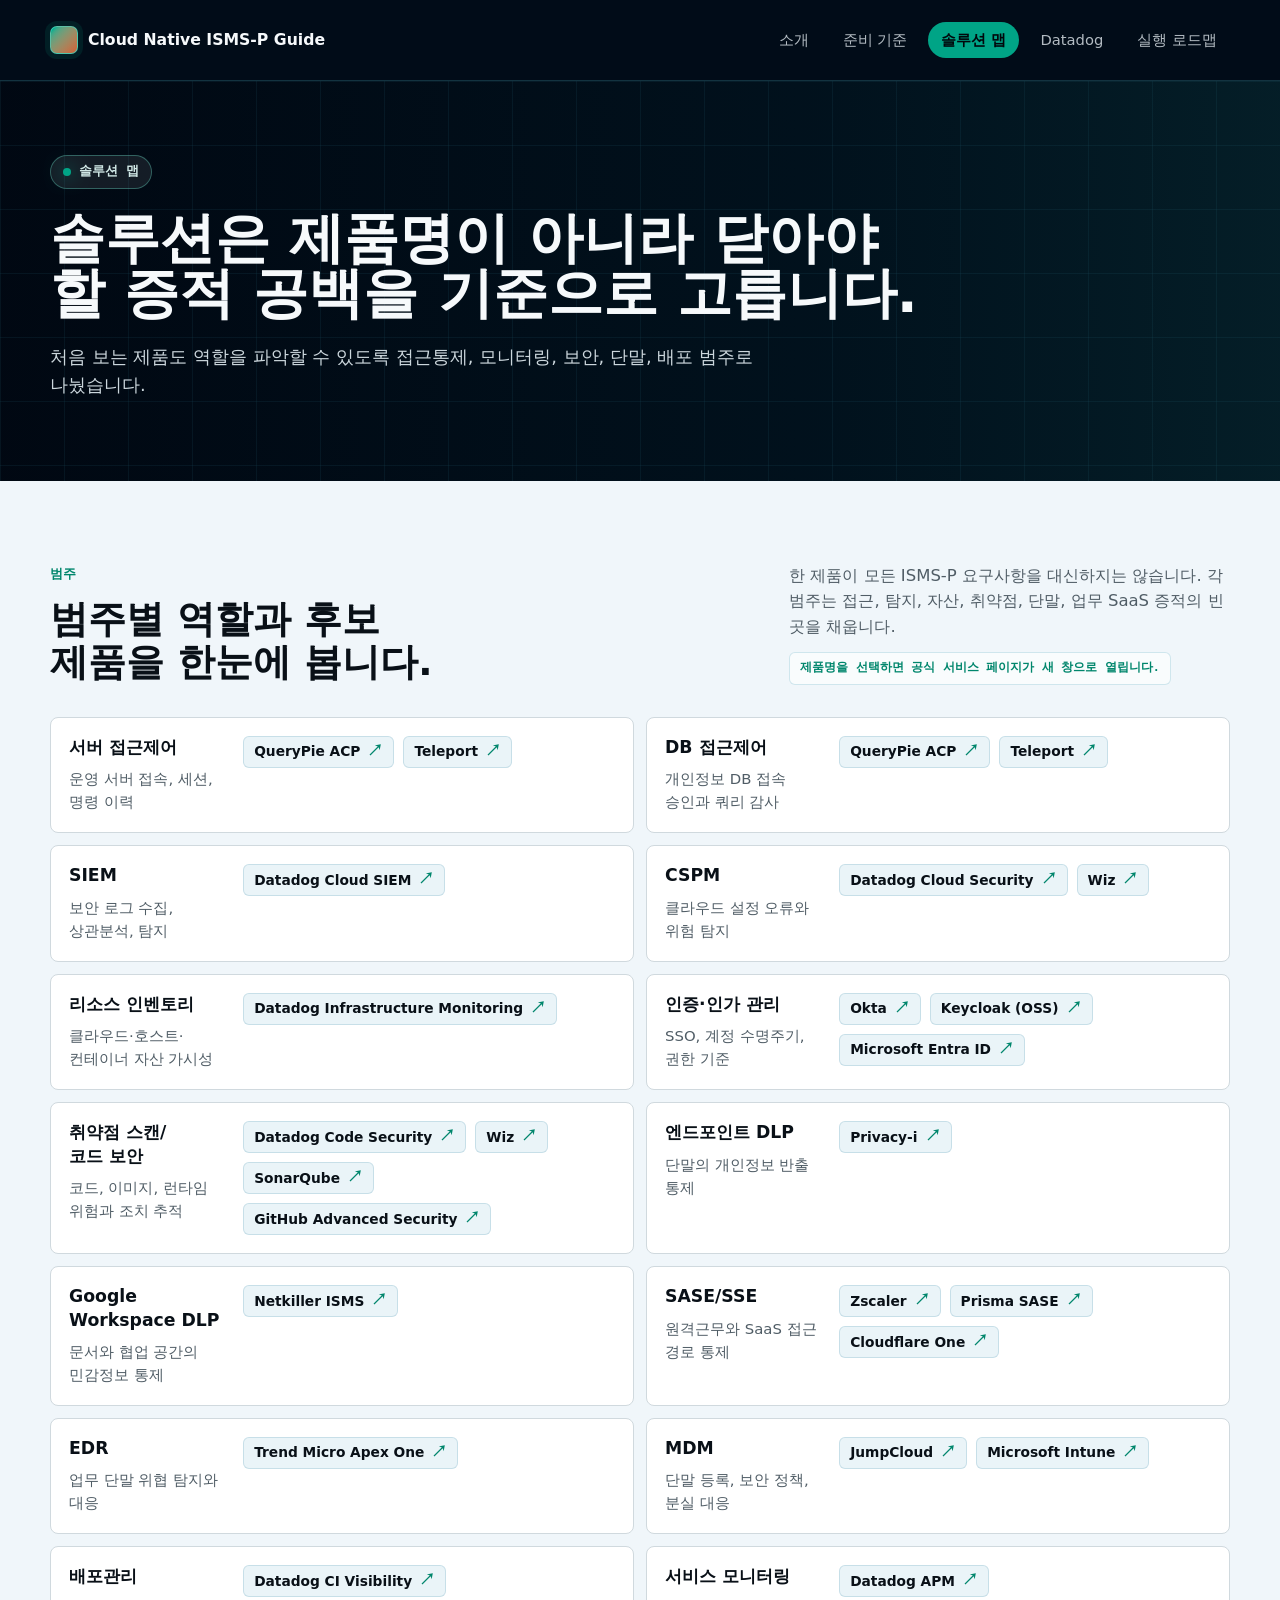
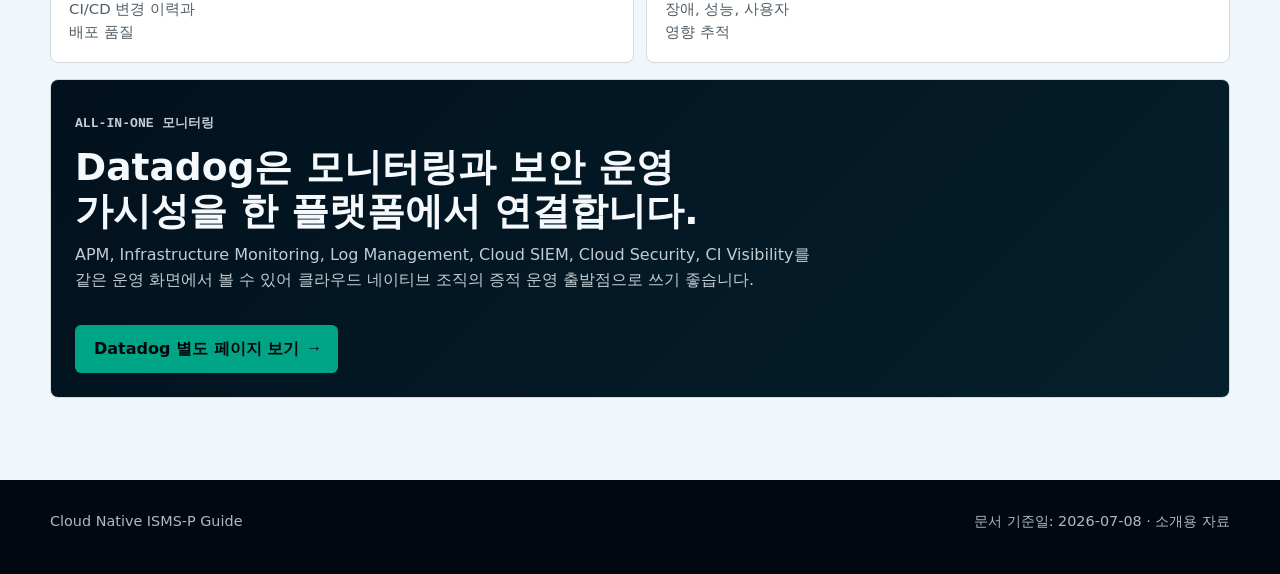
<file: solutions.html>
<!doctype html>
<html lang="ko">
<head>
  <meta charset="utf-8">
  <meta name="viewport" content="width=device-width, initial-scale=1">
  <title>솔루션 맵 | Cloud Native ISMS-P Guide</title>
  <meta name="description" content="클라우드 네이티브 ISMS-P 준비를 위한 접근제어, SIEM, CSPM, SASE, EDR, MDM, 코드 보안 솔루션 맵">
  <link rel="stylesheet" href="styles.css">
</head>
<body>
  <header class="site-header">
    <div class="container topbar" aria-label="상단 내비게이션">
      <a class="brand" href="index.html" aria-label="Cloud Native ISMS-P Guide 홈">
        <span class="brand-mark" aria-hidden="true"></span>
        <span>Cloud Native ISMS-P Guide</span>
      </a>
      <nav class="nav" aria-label="주요 페이지">
        <a href="index.html">소개</a>
        <a href="readiness.html">준비 기준</a>
        <a href="solutions.html" aria-current="page">솔루션 맵</a>
        <a href="datadog.html">Datadog</a>
        <a href="roadmap.html">실행 로드맵</a>
      </nav>
    </div>
  </header>

  <main class="page">
    <section class="page-hero" aria-labelledby="solutions-title">
      <div class="container">
        <p class="kicker">솔루션 맵</p>
        <h1 id="solutions-title">솔루션은 제품명이 아니라 닫아야 할 증적 공백을 기준으로 고릅니다.</h1>
        <p>처음 보는 제품도 역할을 파악할 수 있도록 접근통제, 모니터링, 보안, 단말, 배포 범주로 나눴습니다.</p>
      </div>
    </section>

    <section class="solution-section" aria-labelledby="map-title">
      <div class="container">
        <div class="section-head">
          <div>
            <p class="eyebrow">범주</p>
            <h2 id="map-title">범주별 역할과 후보 제품을 한눈에 봅니다.</h2>
          </div>
          <div class="section-intro">
            <p class="section-copy">
              한 제품이 모든 ISMS-P 요구사항을 대신하지는 않습니다. 각 범주는 접근, 탐지, 자산, 취약점, 단말, 업무 SaaS 증적의 빈 곳을 채웁니다.
            </p>
            <p class="link-hint">제품명을 선택하면 공식 서비스 페이지가 새 창으로 열립니다.</p>
          </div>
        </div>

        <div class="solution-map">
          <article class="solution-item">
            <div><h3>서버 접근제어</h3><p>운영 서버 접속, 세션, 명령 이력</p></div>
            <div class="product-chips"><a class="product-chip" href="https://www.querypie.com/en/solutions/acp" target="_blank" rel="noopener noreferrer">QueryPie ACP</a><a class="product-chip" href="https://goteleport.com/docs/" target="_blank" rel="noopener noreferrer">Teleport</a></div>
          </article>
          <article class="solution-item">
            <div><h3>DB 접근제어</h3><p>개인정보 DB 접속 승인과 쿼리 감사</p></div>
            <div class="product-chips"><a class="product-chip" href="https://www.querypie.com/en/solutions/acp" target="_blank" rel="noopener noreferrer">QueryPie ACP</a><a class="product-chip" href="https://goteleport.com/docs/" target="_blank" rel="noopener noreferrer">Teleport</a></div>
          </article>
          <article class="solution-item">
            <div><h3>SIEM</h3><p>보안 로그 수집, 상관분석, 탐지</p></div>
            <div class="product-chips"><a class="product-chip" href="https://www.datadoghq.com/product/cloud-siem/" target="_blank" rel="noopener noreferrer">Datadog Cloud SIEM</a></div>
          </article>
          <article class="solution-item">
            <div><h3>CSPM</h3><p>클라우드 설정 오류와 위험 탐지</p></div>
            <div class="product-chips"><a class="product-chip" href="https://www.datadoghq.com/product/cloud-security/" target="_blank" rel="noopener noreferrer">Datadog Cloud Security</a><a class="product-chip" href="https://www.wiz.io/platform/wiz-cloud" target="_blank" rel="noopener noreferrer">Wiz</a></div>
          </article>
          <article class="solution-item">
            <div><h3>리소스 인벤토리</h3><p>클라우드·호스트·컨테이너 자산 가시성</p></div>
            <div class="product-chips"><a class="product-chip" href="https://www.datadoghq.com/product/infrastructure-monitoring/" target="_blank" rel="noopener noreferrer">Datadog Infrastructure Monitoring</a></div>
          </article>
          <article class="solution-item">
            <div><h3>인증·인가 관리</h3><p>SSO, 계정 수명주기, 권한 기준</p></div>
            <div class="product-chips"><a class="product-chip" href="https://www.okta.com/products/workforce-identity/" target="_blank" rel="noopener noreferrer">Okta</a><a class="product-chip" href="https://www.keycloak.org/" target="_blank" rel="noopener noreferrer">Keycloak (OSS)</a><a class="product-chip" href="https://www.microsoft.com/en-us/security/business/microsoft-entra" target="_blank" rel="noopener noreferrer">Microsoft Entra ID</a></div>
          </article>
          <article class="solution-item">
            <div><h3>취약점 스캔/코드 보안</h3><p>코드, 이미지, 런타임 위험과 조치 추적</p></div>
            <div class="product-chips"><a class="product-chip" href="https://www.datadoghq.com/product/code-security/" target="_blank" rel="noopener noreferrer">Datadog Code Security</a><a class="product-chip" href="https://www.wiz.io/platform/wiz-cloud" target="_blank" rel="noopener noreferrer">Wiz</a><a class="product-chip" href="https://www.sonarsource.com/products/sonarqube/" target="_blank" rel="noopener noreferrer">SonarQube</a><a class="product-chip" href="https://github.com/security/advanced-security" target="_blank" rel="noopener noreferrer">GitHub Advanced Security</a></div>
          </article>
          <article class="solution-item">
            <div><h3>엔드포인트 DLP</h3><p>단말의 개인정보 반출 통제</p></div>
            <div class="product-chips"><a class="product-chip" href="https://www.somansa.com/" target="_blank" rel="noopener noreferrer">Privacy-i</a></div>
          </article>
          <article class="solution-item">
            <div><h3>Google Workspace DLP</h3><p>문서와 협업 공간의 민감정보 통제</p></div>
            <div class="product-chips"><a class="product-chip" href="https://netkiller.com/" target="_blank" rel="noopener noreferrer">Netkiller ISMS</a></div>
          </article>
          <article class="solution-item">
            <div><h3>SASE/SSE</h3><p>원격근무와 SaaS 접근 경로 통제</p></div>
            <div class="product-chips"><a class="product-chip" href="https://www.zscaler.com/products-and-solutions/zero-trust-exchange-zte" target="_blank" rel="noopener noreferrer">Zscaler</a><a class="product-chip" href="https://www.paloaltonetworks.com/sase" target="_blank" rel="noopener noreferrer">Prisma SASE</a><a class="product-chip" href="https://www.cloudflare.com/sase/" target="_blank" rel="noopener noreferrer">Cloudflare One</a></div>
          </article>
          <article class="solution-item">
            <div><h3>EDR</h3><p>업무 단말 위협 탐지와 대응</p></div>
            <div class="product-chips"><a class="product-chip" href="https://www.trendmicro.com/en_us/business/products/endpoint-security.html" target="_blank" rel="noopener noreferrer">Trend Micro Apex One</a></div>
          </article>
          <article class="solution-item">
            <div><h3>MDM</h3><p>단말 등록, 보안 정책, 분실 대응</p></div>
            <div class="product-chips"><a class="product-chip" href="https://jumpcloud.com/" target="_blank" rel="noopener noreferrer">JumpCloud</a><a class="product-chip" href="https://www.microsoft.com/en-us/security/business/microsoft-intune" target="_blank" rel="noopener noreferrer">Microsoft Intune</a></div>
          </article>
          <article class="solution-item">
            <div><h3>배포관리</h3><p>CI/CD 변경 이력과 배포 품질</p></div>
            <div class="product-chips"><a class="product-chip" href="https://www.datadoghq.com/product/ci-cd-monitoring/" target="_blank" rel="noopener noreferrer">Datadog CI Visibility</a></div>
          </article>
          <article class="solution-item">
            <div><h3>서비스 모니터링</h3><p>장애, 성능, 사용자 영향 추적</p></div>
            <div class="product-chips"><a class="product-chip" href="https://www.datadoghq.com/product/apm/" target="_blank" rel="noopener noreferrer">Datadog APM</a></div>
          </article>
        </div>

        <div class="solution-cta" aria-labelledby="datadog-cta-title">
          <p class="eyebrow">all-in-one 모니터링</p>
          <h2 id="datadog-cta-title">Datadog은 모니터링과 보안 운영 가시성을 한 플랫폼에서 연결합니다.</h2>
          <p>APM, Infrastructure Monitoring, Log Management, Cloud SIEM, Cloud Security, CI Visibility를 같은 운영 화면에서 볼 수 있어 클라우드 네이티브 조직의 증적 운영 출발점으로 쓰기 좋습니다.</p>
          <div class="card-actions">
            <a class="button primary" href="datadog.html">Datadog 별도 페이지 보기 <span class="arrow">→</span></a>
          </div>
        </div>
      </div>
    </section>
  </main>

  <footer class="footer">
    <div class="container footer-inner">
      <span>Cloud Native ISMS-P Guide</span>
      <span>문서 기준일: 2026-07-08 · 소개용 자료</span>
    </div>
  </footer>
</body>
</html>
</file>
<file: styles.css>
:root {
  --bg: oklch(98% 0.006 232);
  --surface: oklch(100% 0 0);
  --surface-2: oklch(96% 0.012 226);
  --surface-3: oklch(94% 0.014 232);
  --fg: oklch(17% 0.018 244);
  --muted: oklch(47% 0.022 242);
  --subtle: oklch(66% 0.017 240);
  --border: oklch(88% 0.012 236);
  --border-strong: oklch(78% 0.02 236);
  --accent: oklch(62% 0.16 178);
  --accent-strong: oklch(53% 0.15 178);
  --signal: oklch(62% 0.16 39);
  --purple: oklch(57% 0.16 286);
  --danger: oklch(58% 0.18 23);
  --warn: oklch(70% 0.15 82);
  --ok: oklch(62% 0.15 155);
  --console: oklch(15% 0.032 244);
  --console-2: oklch(22% 0.04 236);
  --console-line: oklch(54% 0.08 220 / 0.26);
  --radius: 8px;
  --font-display: "Pretendard", "Apple SD Gothic Neo", "Noto Sans KR", -apple-system, BlinkMacSystemFont, "Segoe UI", system-ui, sans-serif;
  --font-body: "Pretendard", "Apple SD Gothic Neo", "Noto Sans KR", -apple-system, BlinkMacSystemFont, "Segoe UI", system-ui, sans-serif;
  --font-mono: "SFMono-Regular", "Cascadia Code", "Menlo", "Consolas", ui-monospace, monospace;
}

* {
  box-sizing: border-box;
}

html {
  scroll-behavior: smooth;
}

body {
  margin: 0;
  background: var(--bg);
  color: var(--fg);
  font-family: var(--font-body);
  letter-spacing: 0;
  line-height: 1.55;
  word-break: keep-all;
  overflow-wrap: anywhere;
}

img,
svg,
canvas,
video {
  max-width: 100%;
  height: auto;
}

a {
  color: inherit;
  text-decoration: none;
}

a,
button {
  -webkit-tap-highlight-color: transparent;
}

h1,
h2,
h3,
p {
  margin: 0;
}

h1,
h2,
h3 {
  font-family: var(--font-display);
  letter-spacing: 0;
  text-wrap: balance;
}

ul,
ol {
  margin: 0;
}

.page {
  min-height: 100vh;
  background:
    linear-gradient(180deg, oklch(98% 0.006 232), oklch(96% 0.01 232) 42%, oklch(99% 0.003 232));
}

.container {
  width: min(1180px, calc(100% - 40px));
  max-width: 100%;
  margin: 0 auto;
}

.site-header {
  background: var(--console);
  color: oklch(98% 0.004 230);
  border-bottom: 1px solid oklch(44% 0.06 220 / 0.5);
}

.topbar {
  display: flex;
  align-items: center;
  justify-content: space-between;
  gap: 24px;
  padding: 22px 0;
}

.brand {
  display: inline-flex;
  align-items: center;
  gap: 10px;
  min-width: 0;
  font-weight: 850;
  font-size: 0.98rem;
}

.brand span:last-child {
  min-width: 0;
  overflow-wrap: anywhere;
}

.brand-mark {
  flex: 0 0 auto;
  width: 28px;
  height: 28px;
  border-radius: 7px;
  border: 1px solid oklch(78% 0.12 180 / 0.8);
  background:
    linear-gradient(135deg, oklch(67% 0.15 178), oklch(62% 0.16 39)),
    var(--console-2);
  box-shadow: 0 0 0 5px oklch(62% 0.16 178 / 0.12);
}

.nav {
  display: flex;
  align-items: center;
  justify-content: flex-end;
  flex-wrap: wrap;
  min-width: 0;
  gap: 8px;
  color: oklch(88% 0.012 230 / 0.86);
  font-size: 0.92rem;
}

.nav a {
  min-width: 0;
  min-height: 36px;
  display: inline-flex;
  align-items: center;
  justify-content: center;
  max-width: 100%;
  padding: 0 12px;
  border: 1px solid transparent;
  border-radius: 999px;
  text-align: center;
}

.nav a:hover,
.nav a:focus-visible {
  border-color: oklch(75% 0.08 190 / 0.42);
  background: oklch(100% 0 0 / 0.08);
  outline: none;
}

.nav a[aria-current="page"] {
  background: var(--accent);
  color: oklch(12% 0.02 230);
  border-color: transparent;
  font-weight: 850;
}

.hero {
  position: relative;
  overflow: hidden;
  color: oklch(98% 0.004 230);
  background:
    linear-gradient(90deg, oklch(13% 0.03 245) 0%, oklch(17% 0.035 238) 58%, oklch(20% 0.036 226) 100%);
  border-bottom: 1px solid oklch(44% 0.06 220 / 0.5);
}

.hero::after,
.page-hero::after {
  content: "";
  position: absolute;
  inset: 0;
  background-image:
    linear-gradient(var(--console-line) 1px, transparent 1px),
    linear-gradient(90deg, var(--console-line) 1px, transparent 1px);
  background-size: 64px 64px;
  opacity: 0.46;
  pointer-events: none;
}

.hero-stage {
  position: relative;
  z-index: 1;
  display: grid;
  grid-template-columns: minmax(0, 0.94fr) minmax(360px, 0.74fr);
  gap: 64px;
  align-items: center;
  padding: 86px 0 98px;
}

.hero-stage > *,
.section-head > *,
.note-panel > *,
.solution-item > *,
.architecture-flow > *,
.flow-board > *,
.dashboard-grid > *,
.capability-grid > *,
.isms-grid > *,
.gateway-grid > *,
.problem-grid > *,
.risk-grid > *,
.principle-grid > *,
.coverage-grid > *,
.roadmap-grid > *,
.cta-panel > *,
.topbar > * {
  min-width: 0;
  max-width: 100%;
}

.hero-copy {
  min-width: 0;
  max-width: 720px;
}

.kicker,
.eyebrow {
  color: var(--accent-strong);
  font-family: var(--font-mono);
  font-size: 0.82rem;
  font-weight: 850;
  text-transform: uppercase;
}

.kicker {
  display: inline-flex;
  align-items: center;
  gap: 8px;
  min-height: 34px;
  margin-bottom: 22px;
  padding: 0 12px;
  border: 1px solid oklch(75% 0.1 180 / 0.42);
  border-radius: 999px;
  background: oklch(100% 0 0 / 0.08);
  color: oklch(91% 0.024 192);
}

.kicker::before {
  content: "";
  width: 8px;
  height: 8px;
  border-radius: 50%;
  background: var(--accent);
  box-shadow: 0 0 18px var(--accent);
}

h1 {
  max-width: 820px;
  font-size: 4.15rem;
  line-height: 1;
}

.hero-lede {
  max-width: 720px;
  margin-top: 26px;
  color: oklch(87% 0.014 230);
  font-size: 1.18rem;
  line-height: 1.72;
}

.hero-actions,
.card-actions {
  display: flex;
  flex-wrap: wrap;
  gap: 12px;
  margin-top: 32px;
}

.button {
  min-width: 0;
  min-height: 48px;
  display: inline-flex;
  align-items: center;
  justify-content: center;
  max-width: 100%;
  gap: 10px;
  padding: 0 18px;
  border-radius: 6px;
  border: 1px solid transparent;
  font-weight: 850;
  text-align: center;
  overflow-wrap: anywhere;
}

.button.primary {
  background: var(--accent);
  color: oklch(12% 0.02 230);
}

.button.secondary {
  color: oklch(95% 0.004 230);
  border-color: oklch(75% 0.06 230 / 0.42);
  background: oklch(100% 0 0 / 0.08);
}

.button.light {
  background: var(--fg);
  color: var(--surface);
}

.button:hover,
.button:focus-visible {
  transform: translateY(-1px);
  outline: none;
}

.arrow {
  font-family: var(--font-mono);
  line-height: 1;
}

.hero-tags,
.chip-grid,
.product-chips,
.signal-strip {
  display: flex;
  flex-wrap: wrap;
  gap: 9px;
}

.hero-tags {
  margin-top: 34px;
  max-width: 760px;
}

.hero-tags span,
.hero-tags a,
.chip,
.product-chip,
.signal-pill {
  display: inline-flex;
  align-items: center;
  min-width: 0;
  max-width: 100%;
  min-height: 32px;
  padding: 0 10px;
  border-radius: 6px;
  font-size: 0.86rem;
  font-weight: 760;
  overflow-wrap: anywhere;
}

.hero-tags span,
.hero-tags a {
  border: 1px solid oklch(78% 0.07 220 / 0.28);
  background: oklch(100% 0 0 / 0.07);
  color: oklch(89% 0.012 230);
}

.chip {
  border: 1px solid var(--border);
  background: var(--surface);
  color: var(--fg);
}

.product-chip,
.signal-pill {
  gap: 7px;
  border: 1px solid oklch(75% 0.06 220 / 0.34);
  background: var(--surface-2);
  color: var(--fg);
  font-weight: 850;
  transition:
    transform 160ms ease,
    border-color 160ms ease,
    background-color 160ms ease,
    box-shadow 160ms ease;
}

.product-chip::after,
.signal-pill::after,
.hero-tags a::after,
.service-link::after {
  content: "↗";
  flex: 0 0 auto;
  color: var(--accent-strong);
  font-family: var(--font-mono);
  font-size: 1.17em;
  line-height: 1;
}

.product-chip:hover,
.signal-pill:hover,
.hero-tags a:hover {
  transform: translateY(-1px);
  border-color: oklch(70% 0.13 202 / 0.72);
  background: oklch(97% 0.026 210);
  box-shadow: 0 8px 22px oklch(55% 0.09 220 / 0.12);
}

.hero-tags a:hover {
  background: oklch(100% 0 0 / 0.14);
  color: oklch(96% 0.008 230);
}

.product-chip:focus-visible,
.signal-pill:focus-visible,
.hero-tags a:focus-visible,
.service-link:focus-visible,
.inline-service-link:focus-visible {
  outline: 2px solid var(--accent);
  outline-offset: 3px;
}

.console-scene {
  position: relative;
  min-width: 0;
  height: 458px;
}

.console-window,
.dashboard-shell {
  border: 1px solid oklch(67% 0.08 220 / 0.35);
  border-radius: 8px;
  background: oklch(16% 0.033 244 / 0.78);
  box-shadow: 0 22px 80px oklch(0% 0 0 / 0.26);
}

.console-window {
  position: absolute;
  padding: 18px;
  backdrop-filter: blur(10px);
}

.console-window.primary {
  top: 18px;
  right: 0;
  width: min(560px, 100%);
  min-height: 322px;
}

.console-window.side {
  left: 0;
  bottom: 22px;
  width: min(330px, calc(100% - 90px));
  min-height: 230px;
  background: oklch(12% 0.03 246 / 0.84);
}

.window-head {
  display: flex;
  justify-content: space-between;
  align-items: center;
  min-width: 0;
  gap: 12px;
  color: oklch(84% 0.02 220);
  font-family: var(--font-mono);
  font-size: 0.78rem;
  margin-bottom: 16px;
}

.window-head > * {
  min-width: 0;
}

.window-head > span:first-child {
  overflow: hidden;
  text-overflow: ellipsis;
  white-space: nowrap;
}

.window-dots {
  flex: 0 0 auto;
  display: flex;
  gap: 6px;
}

.window-dots span {
  width: 8px;
  height: 8px;
  border-radius: 50%;
  background: var(--accent);
}

.window-dots span:nth-child(2) {
  background: var(--signal);
}

.window-dots span:nth-child(3) {
  background: var(--purple);
}

.flow-board {
  position: relative;
  display: grid;
  grid-template-columns: repeat(3, minmax(0, 1fr));
  gap: 12px;
  min-height: 232px;
}

.flow-card {
  position: relative;
  min-width: 0;
  padding: 12px;
  border-radius: 7px;
  border: 1px solid oklch(70% 0.06 220 / 0.28);
  background: oklch(100% 0 0 / 0.055);
  overflow: hidden;
}

.flow-card::after {
  content: "";
  position: absolute;
  left: 12px;
  right: 12px;
  bottom: 12px;
  height: 36px;
  border-radius: 5px;
  background:
    linear-gradient(90deg, var(--accent) 0 56%, transparent 56% 100%),
    linear-gradient(90deg, var(--signal) 0 32%, transparent 32% 100%),
    linear-gradient(90deg, var(--purple) 0 72%, transparent 72% 100%);
  background-size: 100% 8px, 100% 8px, 100% 8px;
  background-position: 0 0, 0 14px, 0 28px;
  background-repeat: no-repeat;
  opacity: 0.75;
}

.flow-card strong {
  display: block;
  color: oklch(96% 0.006 230);
  font-size: 0.92rem;
}

.flow-card small {
  display: block;
  margin-top: 6px;
  color: oklch(78% 0.018 230);
  font-family: var(--font-mono);
  line-height: 1.4;
}

.pulse-line {
  position: absolute;
  left: 68px;
  right: 54px;
  top: 150px;
  height: 2px;
  background: linear-gradient(90deg, transparent, var(--accent), var(--signal), transparent);
  opacity: 0.85;
}

.audit-list {
  display: grid;
  gap: 10px;
  color: oklch(86% 0.014 230);
  font-family: var(--font-mono);
  font-size: 0.78rem;
}

.audit-row {
  display: grid;
  grid-template-columns: minmax(64px, 84px) minmax(0, 1fr) 58px;
  gap: 10px;
  align-items: center;
  min-height: 36px;
  padding: 0 10px;
  border: 1px solid oklch(72% 0.05 220 / 0.2);
  border-radius: 5px;
  background: oklch(100% 0 0 / 0.05);
}

.status {
  color: var(--accent);
}

.status.warn {
  color: var(--warn);
}

.status.risk {
  color: var(--danger);
}

.page-hero {
  position: relative;
  overflow: hidden;
  padding: 74px 0 82px;
  color: oklch(98% 0.004 230);
  background:
    linear-gradient(90deg, oklch(13% 0.03 245) 0%, oklch(17% 0.035 238) 64%, oklch(22% 0.036 226) 100%);
}

.page-hero .container {
  position: relative;
  z-index: 1;
}

.page-hero h1 {
  max-width: 900px;
  font-size: 3.45rem;
}

.page-hero p:not(.kicker) {
  max-width: 760px;
  margin-top: 22px;
  color: oklch(87% 0.014 230);
  font-size: 1.12rem;
}

section {
  padding: 82px 0;
}

.section-compact {
  padding: 56px 0;
}

.section-head {
  display: grid;
  grid-template-columns: minmax(0, 0.82fr) minmax(280px, 0.52fr);
  gap: 44px;
  align-items: end;
  margin-bottom: 32px;
}

.eyebrow {
  margin-bottom: 12px;
}

h2 {
  font-size: 2.35rem;
  line-height: 1.16;
}

h3 {
  font-size: 1.08rem;
  line-height: 1.35;
}

.section-copy {
  color: var(--muted);
  font-size: 1.03rem;
}

.section-intro {
  display: grid;
  gap: 12px;
  min-width: 0;
}

.link-hint {
  width: fit-content;
  max-width: 100%;
  min-height: 30px;
  padding: 6px 10px;
  border: 1px solid oklch(74% 0.07 220 / 0.32);
  border-radius: 6px;
  background: oklch(100% 0 0 / 0.62);
  color: var(--accent-strong);
  font-family: var(--font-mono);
  font-size: 0.78rem;
  font-weight: 820;
  overflow-wrap: anywhere;
}

.gateway-grid,
.problem-grid,
.risk-grid,
.coverage-grid,
.principle-grid,
.isms-grid {
  display: grid;
  gap: 12px;
}

.gateway-grid {
  grid-template-columns: repeat(4, minmax(0, 1fr));
}

.gateway-card,
.problem,
.risk-card,
.coverage-card,
.principle-card,
.note-panel,
.solution-item,
.roadmap-card,
.capability-card,
.isms-card {
  border: 1px solid var(--border);
  border-radius: var(--radius);
  background: var(--surface);
}

.gateway-card {
  min-height: 230px;
  display: flex;
  flex-direction: column;
  gap: 14px;
  padding: 20px;
}

.gateway-card b,
.problem-icon,
.risk-number,
.node-label,
.card-label {
  display: inline-flex;
  align-items: center;
  justify-content: center;
  width: fit-content;
  max-width: 100%;
  min-height: 28px;
  padding: 0 8px;
  border-radius: 6px;
  background: var(--surface-2);
  color: var(--accent-strong);
  font-family: var(--font-mono);
  font-size: 0.76rem;
  font-weight: 850;
  overflow-wrap: anywhere;
}

.gateway-card p,
.problem p,
.risk-card p,
.coverage-card p,
.principle-card p,
.roadmap-card p,
.capability-card p,
.isms-card p,
.solution-item p {
  margin-top: 9px;
  color: var(--muted);
  font-size: 0.93rem;
}

.gateway-card .link {
  margin-top: auto;
  color: var(--accent-strong);
  font-weight: 850;
}

.note-band {
  background: oklch(95% 0.011 232);
  border-block: 1px solid var(--border);
}

.note-panel {
  display: grid;
  grid-template-columns: minmax(0, 0.85fr) minmax(220px, 0.42fr);
  gap: 28px;
  align-items: center;
  padding: 24px;
}

.note-panel strong {
  display: block;
  font-size: 1.25rem;
  line-height: 1.35;
}

.note-panel p {
  margin-top: 10px;
  color: var(--muted);
}

.note-panel .chip-grid {
  margin-top: 0;
}

.criteria-strip {
  display: grid;
  grid-template-columns: repeat(3, minmax(0, 1fr));
  gap: 12px;
  margin-bottom: 24px;
}

.criteria {
  padding: 18px;
  border: 1px solid var(--border);
  border-radius: var(--radius);
  background: var(--surface);
}

.criteria strong {
  display: block;
  font-family: var(--font-mono);
  font-size: 1.5rem;
  line-height: 1;
  color: var(--fg);
}

.criteria span {
  display: block;
  margin-top: 8px;
  color: var(--muted);
  font-size: 0.93rem;
}

.problem-grid {
  grid-template-columns: repeat(5, minmax(0, 1fr));
}

.principle-grid {
  grid-template-columns: repeat(3, minmax(0, 1fr));
}

.problem,
.risk-card,
.principle-card,
.isms-card {
  min-height: 198px;
  padding: 18px;
}

.problem:nth-child(2),
.principle-card:nth-child(2) {
  background: oklch(98% 0.012 178);
}

.problem:nth-child(4),
.principle-card:nth-child(4) {
  background: oklch(98% 0.012 39);
}

.problem h3,
.risk-card h3,
.principle-card h3,
.isms-card h3 {
  margin-top: 15px;
}

.risk-section {
  background: oklch(95% 0.011 232);
  border-block: 1px solid var(--border);
}

.risk-grid {
  grid-template-columns: repeat(7, minmax(0, 1fr));
}

.risk-card {
  min-height: 210px;
  background: var(--surface);
}

.risk-card:nth-child(3n) .risk-number {
  color: var(--signal);
}

.risk-card:nth-child(4n) .risk-number {
  color: var(--danger);
}

.p0-label {
  display: inline-flex;
  min-height: 26px;
  align-items: center;
  margin-top: 14px;
  padding: 0 8px;
  border-radius: 999px;
  background: oklch(58% 0.18 23 / 0.11);
  color: oklch(45% 0.18 23);
  font-family: var(--font-mono);
  font-size: 0.74rem;
  font-weight: 850;
}

.solution-section {
  background: oklch(97% 0.008 232);
}

.solution-map {
  display: grid;
  grid-template-columns: repeat(2, minmax(0, 1fr));
  gap: 12px;
}

.solution-item {
  display: grid;
  grid-template-columns: minmax(148px, 0.42fr) minmax(0, 1fr);
  gap: 18px;
  align-items: start;
  padding: 18px;
}

.solution-item h3 {
  margin: 0;
}

.solution-cta {
  margin-top: 16px;
  padding: 24px;
  border: 1px solid var(--border);
  border-radius: var(--radius);
  background:
    linear-gradient(135deg, oklch(17% 0.035 244), oklch(23% 0.04 230));
  color: oklch(98% 0.004 230);
}

.solution-cta p {
  max-width: 760px;
  margin-top: 10px;
  color: oklch(84% 0.014 230);
}

.architecture {
  background: var(--surface);
}

.architecture-flow {
  display: grid;
  grid-template-columns: 1.15fr 0.9fr 0.85fr;
  gap: 16px;
  align-items: stretch;
}

.flow-node {
  position: relative;
  min-width: 0;
  min-height: 390px;
  padding: 22px;
  border: 1px solid var(--border);
  border-radius: var(--radius);
  background: linear-gradient(180deg, var(--surface), oklch(98% 0.006 232));
  overflow: hidden;
}

.flow-node::before {
  content: "";
  position: absolute;
  inset: 0 0 auto;
  height: 4px;
  background: var(--accent);
}

.flow-node.lake::before {
  background: var(--signal);
}

.flow-node.ops::before {
  background: var(--purple);
}

.flow-node h3 {
  margin-top: 16px;
}

.flow-node p {
  margin-top: 10px;
  color: var(--muted);
  font-size: 0.94rem;
}

.chip-grid,
.tag-list {
  margin-top: 18px;
}

.tag-list {
  display: grid;
  gap: 9px;
}

.tag-row {
  display: grid;
  grid-template-columns: minmax(70px, 96px) minmax(0, 1fr);
  gap: 10px;
  align-items: start;
  padding: 11px 12px;
  border: 1px solid var(--border);
  border-radius: 6px;
  background: var(--surface);
  font-size: 0.9rem;
}

.tag-row b {
  color: var(--fg);
  font-family: var(--font-mono);
  font-size: 0.78rem;
}

.tag-row span {
  color: var(--muted);
  min-width: 0;
}

.roadmap {
  background: var(--surface);
}

.roadmap-grid {
  display: grid;
  grid-template-columns: repeat(4, minmax(0, 1fr));
  gap: 12px;
  counter-reset: roadmap -1;
}

.roadmap-card {
  position: relative;
  min-height: 278px;
  padding: 22px;
}

.roadmap-card::before {
  counter-increment: roadmap;
  content: counter(roadmap, decimal-leading-zero);
  display: grid;
  place-items: center;
  width: 42px;
  height: 42px;
  border-radius: 8px;
  background: var(--fg);
  color: var(--surface);
  font-family: var(--font-mono);
  font-weight: 900;
  font-size: 0.86rem;
}

.roadmap-card:nth-child(2)::before {
  background: var(--danger);
}

.roadmap-card:nth-child(3)::before {
  background: var(--accent-strong);
}

.roadmap-card:nth-child(4)::before {
  background: var(--purple);
}

.roadmap-card h3 {
  margin-top: 16px;
}

.roadmap-card ul,
.coverage-list,
.plain-list {
  display: grid;
  gap: 8px;
  margin-top: 16px;
  padding: 0;
  list-style: none;
  color: var(--muted);
  font-size: 0.92rem;
}

.roadmap-card li,
.coverage-list li,
.plain-list li {
  position: relative;
  padding-left: 16px;
}

.roadmap-card li::before,
.coverage-list li::before,
.plain-list li::before {
  content: "";
  position: absolute;
  left: 0;
  top: 0.72em;
  width: 6px;
  height: 6px;
  border-radius: 50%;
  background: var(--accent-strong);
  transform: translateY(-50%);
}

.datadog-hero {
  color: oklch(98% 0.004 230);
  background:
    linear-gradient(90deg, oklch(12% 0.035 260) 0%, oklch(16% 0.04 250) 54%, oklch(19% 0.05 286) 100%);
}

.datadog-hero .hero-stage {
  grid-template-columns: minmax(0, 0.82fr) minmax(360px, 0.9fr);
}

.dashboard-shell {
  position: relative;
  z-index: 1;
  width: 100%;
  max-width: 100%;
  padding: 18px;
  min-width: 0;
  background: oklch(14% 0.035 250 / 0.86);
  overflow: clip;
}

.dashboard-grid {
  display: grid;
  grid-template-columns: minmax(0, 1.18fr) minmax(0, 0.82fr);
  min-width: 0;
  max-width: 100%;
  gap: 12px;
}

.dash-panel {
  min-width: 0;
  padding: 14px;
  border: 1px solid oklch(70% 0.05 240 / 0.26);
  border-radius: 7px;
  background: oklch(100% 0 0 / 0.055);
}

.dash-panel.wide {
  grid-column: 1 / -1;
}

.dash-panel h3 {
  color: oklch(97% 0.004 230);
  font-size: 0.98rem;
}

.dash-panel p,
.dash-panel small {
  display: block;
  margin-top: 6px;
  color: oklch(80% 0.016 230);
  font-size: 0.82rem;
  overflow-wrap: anywhere;
}

.metric-bars {
  display: grid;
  gap: 9px;
  margin-top: 14px;
}

.metric-bars span {
  display: block;
  height: 9px;
  border-radius: 999px;
  background: oklch(100% 0 0 / 0.12);
  overflow: hidden;
}

.metric-bars span::before {
  content: "";
  display: block;
  width: var(--w, 72%);
  height: 100%;
  border-radius: inherit;
  background: var(--c, var(--accent));
}

.signal-strip {
  margin-top: 14px;
  min-width: 0;
  max-width: 100%;
}

.signal-pill {
  background: oklch(100% 0 0 / 0.09);
  color: oklch(90% 0.012 230);
  border: 1px solid oklch(70% 0.05 240 / 0.24);
}

.capability-grid {
  display: grid;
  grid-template-columns: repeat(5, minmax(0, 1fr));
  gap: 12px;
}

.capability-card {
  min-height: 255px;
  padding: 18px;
}

.capability-card ul {
  display: grid;
  gap: 8px;
  margin-top: 16px;
  padding: 0;
  list-style: none;
  color: var(--muted);
  font-size: 0.9rem;
}

.capability-card li {
  min-width: 0;
  padding: 9px 10px;
  border-radius: 6px;
  background: var(--surface-2);
  overflow-wrap: anywhere;
}

.service-link {
  display: flex;
  align-items: center;
  justify-content: space-between;
  gap: 8px;
  color: inherit;
}

.service-link:hover {
  color: var(--accent-strong);
}

.inline-service-link {
  color: inherit;
  text-decoration: underline;
  text-decoration-color: oklch(82% 0.06 220 / 0.45);
  text-underline-offset: 3px;
}

.isms-grid {
  grid-template-columns: repeat(3, minmax(0, 1fr));
}

.caveat {
  background: oklch(95% 0.012 82);
  border-block: 1px solid oklch(86% 0.04 82);
}

.caveat .note-panel {
  background: oklch(99% 0.008 82);
  border-color: oklch(86% 0.04 82);
}

.final-cta {
  padding: 76px 0;
  background:
    linear-gradient(135deg, oklch(16% 0.03 244), oklch(21% 0.035 220));
  color: oklch(98% 0.004 230);
}

.cta-panel {
  display: grid;
  grid-template-columns: minmax(0, 1fr) auto;
  gap: 30px;
  align-items: center;
}

.cta-panel h2 {
  max-width: 820px;
  font-size: 2.35rem;
}

.cta-panel p {
  max-width: 740px;
  margin-top: 14px;
  color: oklch(84% 0.014 230);
  font-size: 1.04rem;
}

.footer {
  padding: 30px 0 42px;
  background: oklch(13% 0.028 244);
  color: oklch(78% 0.016 230);
  font-size: 0.9rem;
}

.footer-inner {
  display: flex;
  justify-content: space-between;
  gap: 18px;
  flex-wrap: wrap;
}

@media (max-width: 1120px) {
  h1 {
    font-size: 3.35rem;
  }

  .hero-stage,
  .datadog-hero .hero-stage {
    grid-template-columns: 1fr;
    gap: 42px;
  }

  .console-scene {
    height: 410px;
  }

  .problem-grid,
  .risk-grid,
  .capability-grid {
    grid-template-columns: repeat(3, minmax(0, 1fr));
  }

  .gateway-grid,
  .roadmap-grid {
    grid-template-columns: repeat(2, minmax(0, 1fr));
  }
}

@media (max-width: 920px) {
  .container {
    width: min(100% - 32px, 760px);
  }

  .topbar {
    align-items: flex-start;
    flex-direction: column;
    gap: 16px;
  }

  .nav {
    width: 100%;
    justify-content: flex-start;
  }

  .section-head,
  .note-panel,
  .architecture-flow,
  .solution-map,
  .coverage-grid,
  .dashboard-grid,
  .isms-grid {
    grid-template-columns: 1fr;
  }

  .flow-node {
    min-height: 0;
  }

  .solution-item {
    grid-template-columns: 1fr;
    gap: 12px;
  }

  .cta-panel {
    grid-template-columns: 1fr;
  }
}

@media (max-width: 680px) {
  .container {
    width: calc(100% - 28px);
  }

  .topbar {
    padding: 18px 0;
  }

  .brand {
    width: 100%;
  }

  .nav {
    display: grid;
    grid-template-columns: repeat(2, minmax(0, 1fr));
    gap: 8px;
    font-size: 0.84rem;
  }

  .nav a {
    min-height: 40px;
    padding: 6px 8px;
    border-color: oklch(75% 0.08 190 / 0.18);
    background: oklch(100% 0 0 / 0.04);
  }

  .hero-stage {
    padding: 56px 0 68px;
  }

  .page-hero {
    padding: 58px 0 64px;
  }

  h1,
  .page-hero h1 {
    font-size: 2.38rem;
    line-height: 1.06;
  }

  h2,
  .cta-panel h2 {
    font-size: 1.78rem;
  }

  .hero-lede,
  .page-hero p:not(.kicker) {
    font-size: 1rem;
    line-height: 1.66;
  }

  .button {
    width: 100%;
    min-height: 48px;
  }

  section {
    padding: 62px 0;
  }

  .section-compact {
    padding: 46px 0;
  }

  .criteria-strip,
  .gateway-grid,
  .problem-grid,
  .risk-grid,
  .principle-grid,
  .roadmap-grid,
  .capability-grid {
    grid-template-columns: 1fr;
  }

  .gateway-card,
  .problem,
  .risk-card,
  .roadmap-card,
  .capability-card,
  .isms-card {
    min-height: 0;
  }

  .console-scene {
    height: auto;
  }

  .console-window {
    position: relative;
  }

  .console-window.primary,
  .console-window.side {
    inset: auto;
    width: 100%;
    min-height: 0;
  }

  .console-window.side {
    margin-top: 12px;
  }

  .flow-board {
    grid-template-columns: 1fr;
    min-height: 0;
  }

  .flow-card {
    min-height: 78px;
  }

  .flow-card::after,
  .pulse-line {
    display: none;
  }

  .audit-row,
  .tag-row {
    grid-template-columns: 1fr;
  }

  .footer-inner {
    display: grid;
  }
}
</file>
